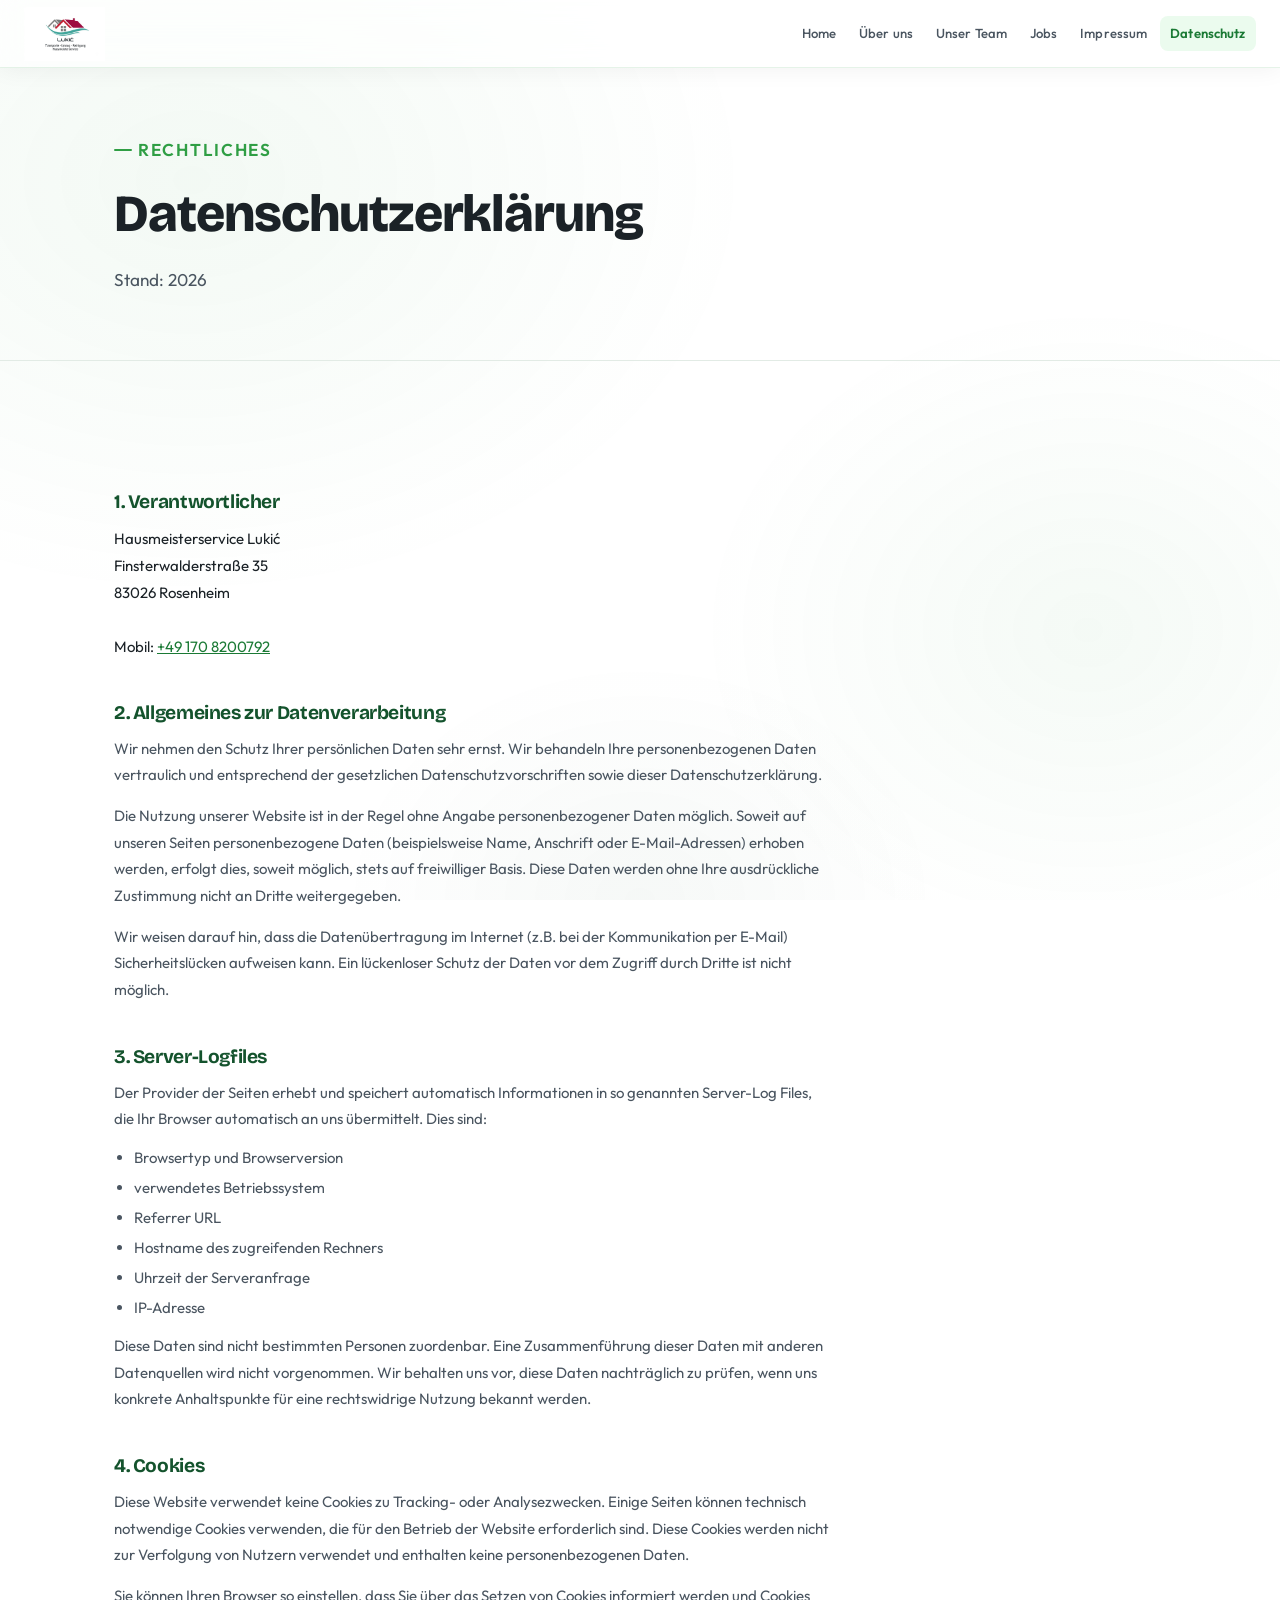
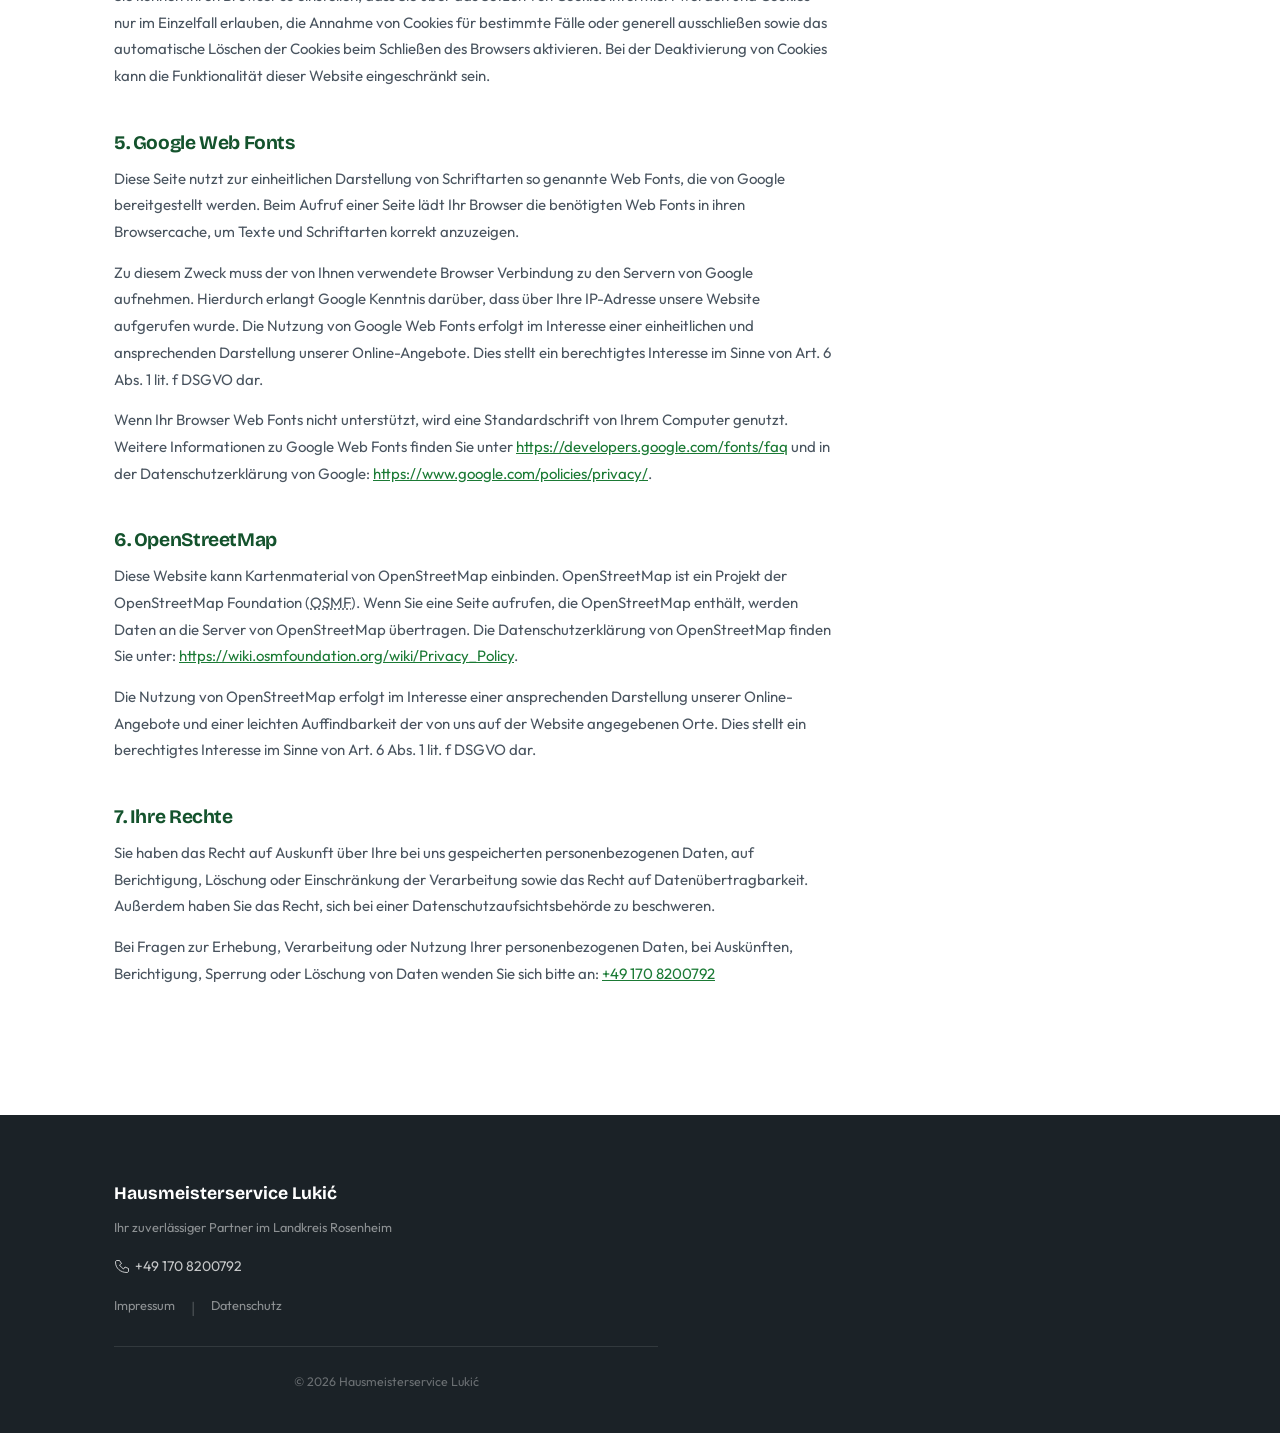
<file: datenschutz.html>
<!DOCTYPE html>
<html lang="de">
<head>
  <meta charset="UTF-8">
  <meta name="viewport" content="width=device-width, initial-scale=1.0">
  <meta name="theme-color" content="#ffffff">
  <link rel="icon" href="favicon.svg" type="image/svg+xml">
  <meta name="description" content="Datenschutzerklärung – Hausmeisterservice Lukić, Rosenheim.">
  <title>Datenschutz – Hausmeisterservice Lukić</title>
  <link rel="preconnect" href="https://fonts.googleapis.com">
  <link rel="preconnect" href="https://fonts.gstatic.com" crossorigin>
  <link href="https://fonts.googleapis.com/css2?family=Bricolage+Grotesque:opsz,wght@12..120,400;12..120,500;12..120,600;12..120,700;12..120,800&family=Outfit:wght@300;400;500;600&display=swap" rel="stylesheet">
  <link rel="stylesheet" href="styles.css">
</head>
<body>
  <a class="skip-link" href="#main">Zum Inhalt springen</a>

  <header class="site-header">
    <nav class="nav-inner" aria-label="Hauptnavigation">
      <a class="nav-logo" href="index.html" aria-label="Hausmeisterservice Lukić – Startseite">
        <img src="images/logo-lukic.png" alt="Hausmeisterservice Lukić" class="nav-logo-img" width="1024" height="682">
      </a>
      <ul class="nav-links" role="list">
        <li><a href="index.html">Home</a></li>
        <li><a href="ueber-uns.html">Über uns</a></li>
        <li><a href="unser-team.html">Unser Team</a></li>
        <li><a href="jobs.html">Jobs</a></li>
        <li><a href="impressum.html">Impressum</a></li>
        <li><a href="datenschutz.html" aria-current="page">Datenschutz</a></li>
      </ul>
      <button class="nav-hamburger" id="nav-hamburger" aria-label="Menü öffnen" aria-expanded="false" aria-controls="nav-drawer">
        <svg class="ham-icon" width="22" height="22" viewBox="0 0 22 22" fill="none" aria-hidden="true"><rect x="2" y="5" width="18" height="2" rx="1" fill="currentColor"/><rect x="2" y="10" width="18" height="2" rx="1" fill="currentColor"/><rect x="2" y="15" width="18" height="2" rx="1" fill="currentColor"/></svg>
        <svg class="close-icon" width="22" height="22" viewBox="0 0 22 22" fill="none" aria-hidden="true" style="display:none"><path d="M5 5L17 17M17 5L5 17" stroke="currentColor" stroke-width="2" stroke-linecap="round"/></svg>
      </button>
    </nav>
  </header>

  <div class="nav-drawer" id="nav-drawer" style="display:none" role="dialog" aria-modal="false" aria-label="Navigation">
    <ul role="list">
      <li><a href="index.html">Home</a></li>
      <li><a href="ueber-uns.html">Über uns</a></li>
      <li><a href="unser-team.html">Unser Team</a></li>
      <li><a href="jobs.html">Jobs</a></li>
      <li><a href="impressum.html">Impressum</a></li>
      <li><a href="datenschutz.html" aria-current="page">Datenschutz</a></li>
    </ul>
  </div>

  <main id="main" class="page-content">
    <div class="page-hero">
      <div class="container">
        <p class="section-label reveal reveal-1">Rechtliches</p>
        <h1 class="reveal reveal-2">Datenschutzerklärung</h1>
        <p class="reveal reveal-3">Stand: 2026</p>
      </div>
    </div>

    <section>
      <div class="container">
        <div class="legal-content reveal">

          <h2>1. Verantwortlicher</h2>
          <address>
            Hausmeisterservice Lukić<br>
            Finsterwalderstraße 35<br>
            83026 Rosenheim<br><br>
            Mobil: <a href="tel:+491708200792">+49 170 8200792</a>
          </address>

          <h2>2. Allgemeines zur Datenverarbeitung</h2>
          <p>Wir nehmen den Schutz Ihrer persönlichen Daten sehr ernst. Wir behandeln Ihre personenbezogenen Daten vertraulich und entsprechend der gesetzlichen Datenschutzvorschriften sowie dieser Datenschutzerklärung.</p>
          <p>Die Nutzung unserer Website ist in der Regel ohne Angabe personenbezogener Daten möglich. Soweit auf unseren Seiten personenbezogene Daten (beispielsweise Name, Anschrift oder E-Mail-Adressen) erhoben werden, erfolgt dies, soweit möglich, stets auf freiwilliger Basis. Diese Daten werden ohne Ihre ausdrückliche Zustimmung nicht an Dritte weitergegeben.</p>
          <p>Wir weisen darauf hin, dass die Datenübertragung im Internet (z.B. bei der Kommunikation per E-Mail) Sicherheitslücken aufweisen kann. Ein lückenloser Schutz der Daten vor dem Zugriff durch Dritte ist nicht möglich.</p>

          <h2>3. Server-Logfiles</h2>
          <p>Der Provider der Seiten erhebt und speichert automatisch Informationen in so genannten Server-Log Files, die Ihr Browser automatisch an uns übermittelt. Dies sind:</p>
          <ul style="margin:.625rem 0 .625rem 1.25rem; color:var(--slate); font-size:.9375rem; line-height:2">
            <li>Browsertyp und Browserversion</li>
            <li>verwendetes Betriebssystem</li>
            <li>Referrer URL</li>
            <li>Hostname des zugreifenden Rechners</li>
            <li>Uhrzeit der Serveranfrage</li>
            <li>IP-Adresse</li>
          </ul>
          <p>Diese Daten sind nicht bestimmten Personen zuordenbar. Eine Zusammenführung dieser Daten mit anderen Datenquellen wird nicht vorgenommen. Wir behalten uns vor, diese Daten nachträglich zu prüfen, wenn uns konkrete Anhaltspunkte für eine rechtswidrige Nutzung bekannt werden.</p>

          <h2>4. Cookies</h2>
          <p>Diese Website verwendet keine Cookies zu Tracking- oder Analysezwecken. Einige Seiten können technisch notwendige Cookies verwenden, die für den Betrieb der Website erforderlich sind. Diese Cookies werden nicht zur Verfolgung von Nutzern verwendet und enthalten keine personenbezogenen Daten.</p>
          <p>Sie können Ihren Browser so einstellen, dass Sie über das Setzen von Cookies informiert werden und Cookies nur im Einzelfall erlauben, die Annahme von Cookies für bestimmte Fälle oder generell ausschließen sowie das automatische Löschen der Cookies beim Schließen des Browsers aktivieren. Bei der Deaktivierung von Cookies kann die Funktionalität dieser Website eingeschränkt sein.</p>

          <h2>5. Google Web Fonts</h2>
          <p>Diese Seite nutzt zur einheitlichen Darstellung von Schriftarten so genannte Web Fonts, die von Google bereitgestellt werden. Beim Aufruf einer Seite lädt Ihr Browser die benötigten Web Fonts in ihren Browsercache, um Texte und Schriftarten korrekt anzuzeigen.</p>
          <p>Zu diesem Zweck muss der von Ihnen verwendete Browser Verbindung zu den Servern von Google aufnehmen. Hierdurch erlangt Google Kenntnis darüber, dass über Ihre IP-Adresse unsere Website aufgerufen wurde. Die Nutzung von Google Web Fonts erfolgt im Interesse einer einheitlichen und ansprechenden Darstellung unserer Online-Angebote. Dies stellt ein berechtigtes Interesse im Sinne von Art. 6 Abs. 1 lit. f DSGVO dar.</p>
          <p>Wenn Ihr Browser Web Fonts nicht unterstützt, wird eine Standardschrift von Ihrem Computer genutzt. Weitere Informationen zu Google Web Fonts finden Sie unter <a href="https://developers.google.com/fonts/faq" target="_blank" rel="noopener noreferrer">https://developers.google.com/fonts/faq</a> und in der Datenschutzerklärung von Google: <a href="https://www.google.com/policies/privacy/" target="_blank" rel="noopener noreferrer">https://www.google.com/policies/privacy/</a>.</p>

          <h2>6. OpenStreetMap</h2>
          <p>Diese Website kann Kartenmaterial von OpenStreetMap einbinden. OpenStreetMap ist ein Projekt der OpenStreetMap Foundation (<abbr title="OpenStreetMap Foundation">OSMF</abbr>). Wenn Sie eine Seite aufrufen, die OpenStreetMap enthält, werden Daten an die Server von OpenStreetMap übertragen. Die Datenschutzerklärung von OpenStreetMap finden Sie unter: <a href="https://wiki.osmfoundation.org/wiki/Privacy_Policy" target="_blank" rel="noopener noreferrer">https://wiki.osmfoundation.org/wiki/Privacy_Policy</a>.</p>
          <p>Die Nutzung von OpenStreetMap erfolgt im Interesse einer ansprechenden Darstellung unserer Online-Angebote und einer leichten Auffindbarkeit der von uns auf der Website angegebenen Orte. Dies stellt ein berechtigtes Interesse im Sinne von Art. 6 Abs. 1 lit. f DSGVO dar.</p>

          <h2>7. Ihre Rechte</h2>
          <p>Sie haben das Recht auf Auskunft über Ihre bei uns gespeicherten personenbezogenen Daten, auf Berichtigung, Löschung oder Einschränkung der Verarbeitung sowie das Recht auf Datenübertragbarkeit. Außerdem haben Sie das Recht, sich bei einer Datenschutzaufsichtsbehörde zu beschweren.</p>
          <p>Bei Fragen zur Erhebung, Verarbeitung oder Nutzung Ihrer personenbezogenen Daten, bei Auskünften, Berichtigung, Sperrung oder Löschung von Daten wenden Sie sich bitte an: <a href="tel:+491708200792">+49 170 8200792</a></p>

        </div>
      </div>
    </section>
  </main>

  <footer class="site-footer">
    <div class="footer-inner">
      <div>
        <div class="footer-brand">Hausmeisterservice Lukić</div>
        <div class="footer-tagline">Ihr zuverlässiger Partner im Landkreis Rosenheim</div>
        <div class="footer-contact">
          <a href="tel:+491708200792">
            <svg width="15" height="15" viewBox="0 0 15 15" fill="none" aria-hidden="true"><path d="M5.5 1.5H3C2.17 1.5 1.5 2.17 1.5 3C1.5 9.35 6.65 13.5 13 13.5C13.83 13.5 14.5 12.83 14.5 12V9.5L11 8L9.5 10C8 9 6.5 7.5 5.5 6L7.5 4.5L5.5 1.5Z" stroke="currentColor" stroke-linejoin="round"/></svg>
            +49 170 8200792
          </a>
        </div>
        <div class="footer-links">
          <a href="impressum.html">Impressum</a>
          <span aria-hidden="true" style="color:rgba(255,255,255,.2)">|</span>
          <a href="datenschutz.html">Datenschutz</a>
        </div>
      </div>
    </div>
    <div class="footer-inner" style="padding-top:0">
      <p class="footer-copy">© 2026 Hausmeisterservice Lukić</p>
    </div>
  </footer>

  <script src="script.js"></script>
</body>
</html>
</file>
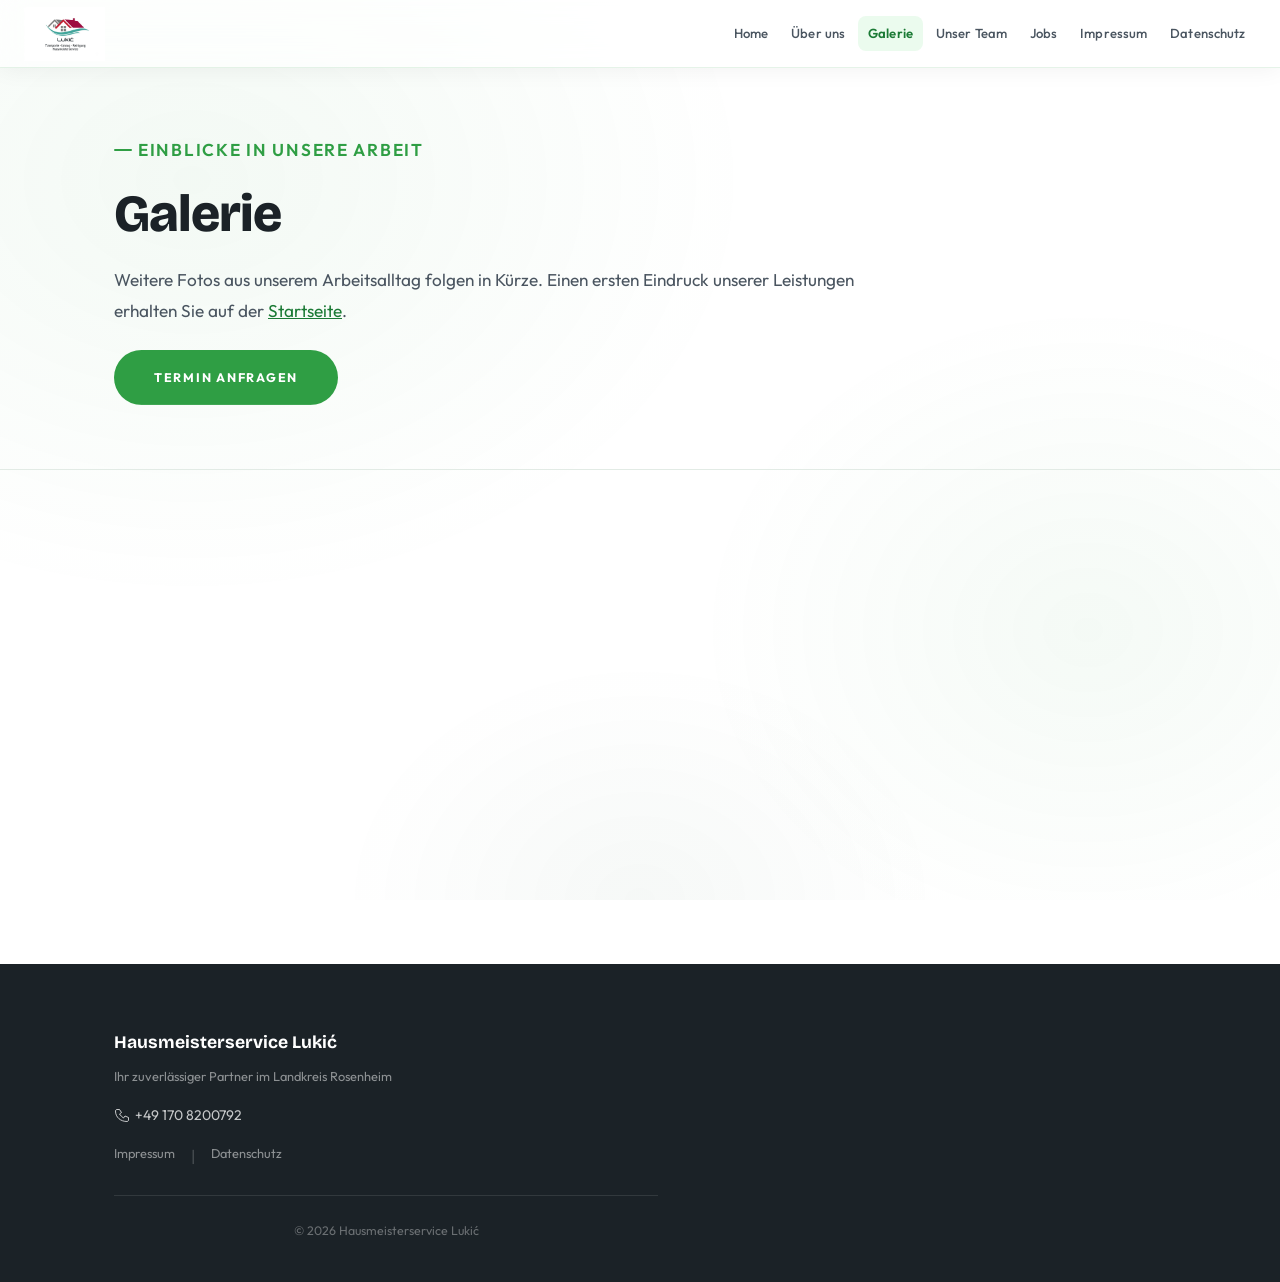
<file: galerie.html>
<!DOCTYPE html>
<html lang="de">
<head>
  <meta charset="UTF-8">
  <meta name="viewport" content="width=device-width, initial-scale=1.0">
  <meta name="theme-color" content="#ffffff">
  <meta name="description" content="Galerie – Hausmeisterservice Lukić: Einblicke in unsere Arbeit.">
  <title>Galerie – Hausmeisterservice Lukić</title>
  <link rel="preconnect" href="https://fonts.googleapis.com">
  <link rel="preconnect" href="https://fonts.gstatic.com" crossorigin>
  <link href="https://fonts.googleapis.com/css2?family=Bricolage+Grotesque:opsz,wght@12..96,400;12..96,600;12..96,700;12..96,800&family=Outfit:wght@300;400;500;600&display=swap" rel="stylesheet">
  <link rel="stylesheet" href="styles.css">
</head>
<body>
  <a class="skip-link" href="#main">Zum Inhalt springen</a>

  <header class="site-header">
    <nav class="nav-inner" aria-label="Hauptnavigation">
      <a class="nav-logo" href="index.html" aria-label="Hausmeisterservice Lukić – Startseite">
        <img src="images/logo-lukic.png" alt="Hausmeisterservice Lukić" class="nav-logo-img" width="1024" height="682">
      </a>
      <ul class="nav-links" role="list">
        <li><a href="index.html">Home</a></li>
        <li><a href="ueber-uns.html">Über uns</a></li>
        <li><a href="galerie.html" aria-current="page">Galerie</a></li>
        <li><a href="unser-team.html">Unser Team</a></li>
        <li><a href="jobs.html">Jobs</a></li>
        <li><a href="impressum.html">Impressum</a></li>
        <li><a href="datenschutz.html">Datenschutz</a></li>
      </ul>
      <button class="nav-hamburger" id="nav-hamburger" aria-label="Menü öffnen" aria-expanded="false" aria-controls="nav-drawer">
        <svg class="ham-icon" width="22" height="22" viewBox="0 0 22 22" fill="none" aria-hidden="true"><rect x="2" y="5" width="18" height="2" rx="1" fill="currentColor"/><rect x="2" y="10" width="18" height="2" rx="1" fill="currentColor"/><rect x="2" y="15" width="18" height="2" rx="1" fill="currentColor"/></svg>
        <svg class="close-icon" width="22" height="22" viewBox="0 0 22 22" fill="none" aria-hidden="true" style="display:none"><path d="M5 5L17 17M17 5L5 17" stroke="currentColor" stroke-width="2" stroke-linecap="round"/></svg>
      </button>
    </nav>
  </header>

  <div class="nav-drawer" id="nav-drawer" style="display:none" role="dialog" aria-modal="false" aria-label="Navigation">
    <ul role="list">
      <li><a href="index.html">Home</a></li>
      <li><a href="ueber-uns.html">Über uns</a></li>
      <li><a href="galerie.html" aria-current="page">Galerie</a></li>
      <li><a href="unser-team.html">Unser Team</a></li>
      <li><a href="jobs.html">Jobs</a></li>
      <li><a href="impressum.html">Impressum</a></li>
      <li><a href="datenschutz.html">Datenschutz</a></li>
    </ul>
  </div>

  <main id="main" class="page-content">
    <div class="page-hero">
      <div class="container">
        <p class="section-label reveal reveal-1">Einblicke in unsere Arbeit</p>
        <h1 class="reveal reveal-2">Galerie</h1>
        <p class="reveal reveal-3">Weitere Fotos aus unserem Arbeitsalltag folgen in Kürze. Einen ersten Eindruck unserer Leistungen erhalten Sie auf der <a href="index.html">Startseite</a>.</p>
        <a href="tel:+491708200792" class="btn btn-primary reveal reveal-4" style="margin-top:var(--s-md)">
          Termin anfragen
        </a>
      </div>
    </div>

    <div class="service-showcase" style="display:none">

      <!-- 1. Hausmeisterservice -->
      <div class="showcase-section">
        <div class="showcase-inner">
          <div class="showcase-image reveal">
            <img src="images/galerie-2.jpg" alt="Hausmeister mäht Rasen vor bayerischem Einfamilienhaus" width="800" height="600" loading="lazy">
          </div>
          <div class="showcase-text reveal">
            <p class="section-label">Hausmeisterservice</p>
            <h2>Gepflegte Immobilien das ganze Jahr</h2>
            <p>Rasenmähen, Hecken schneiden, Kehrarbeiten – wir übernehmen alle anfallenden Arbeiten rund um Ihre Immobilie, damit Sie sich um nichts kümmern müssen. Zuverlässig, pünktlich und mit dem richtigen Werkzeug für jeden Auftrag.</p>
            <a href="tel:+491708200792" class="btn btn-primary">Jetzt anfragen</a>
          </div>
        </div>
      </div>

      <!-- 2. Gebäude- & Büroreinigung -->
      <div class="showcase-section">
        <div class="showcase-inner">
          <div class="showcase-image reveal">
            <img src="images/galerie-1.jpg" alt="Professionelle Gebäudereinigung mit Scheuersaugmaschine im Bürogebäude" width="800" height="600" loading="lazy">
          </div>
          <div class="showcase-text reveal">
            <p class="section-label">Gebäude- &amp; Büroreinigung</p>
            <h2>Sauberkeit, die man sieht und spürt</h2>
            <p>Ob Bürogebäude, Treppenhäuser oder Außenbereiche – mit professionellen Maschinen und bewährten Reinigungsmitteln bringen wir Ihre Flächen auf Hochglanz. Für einen Auftritt, der Vertrauen schafft.</p>
            <a href="tel:+491708200792" class="btn btn-primary">Jetzt anfragen</a>
          </div>
        </div>
      </div>

      <!-- 3. Winterdienst -->
      <div class="showcase-section">
        <div class="showcase-inner">
          <div class="showcase-image reveal">
            <img src="images/galerie-4.jpg" alt="Winterdienst – Schneeräumung mit roter Schneefräse vor Haus" width="800" height="600" loading="lazy">
          </div>
          <div class="showcase-text reveal">
            <p class="section-label">Winterdienst</p>
            <h2>Damit Ihre Wege sicher bleiben</h2>
            <p>Schnee und Eis können warten – unsere Mitarbeiter nicht. Wir räumen Einfahrten, Gehwege und Zugänge schnell und zuverlässig, bevor es gefährlich wird. Auf Wunsch mit 24h-Bereitschaft.</p>
            <a href="tel:+491708200792" class="btn btn-primary">Jetzt anfragen</a>
          </div>
        </div>
      </div>

      <!-- 4. Gartenanlagen -->
      <div class="showcase-section">
        <div class="showcase-inner">
          <div class="showcase-image reveal">
            <img src="images/galerie-6.jpg" alt="Gärtner bepflanzt Außenanlage mit Blumen vor modernem Gebäude" width="800" height="600" loading="lazy">
          </div>
          <div class="showcase-text reveal">
            <p class="section-label">Gartenanlagen</p>
            <h2>Grünflächen, die Freude machen</h2>
            <p>Von der Planung bis zur Bepflanzung – wir gestalten und pflegen Ihre Außenanlagen mit echtem Gespür für das, was Ihrer Immobilie gut tut. Rollrasen, Beete, Sträucher und mehr.</p>
            <a href="tel:+491708200792" class="btn btn-primary">Jetzt anfragen</a>
          </div>
        </div>
      </div>

      <!-- 5. Aufbauservice -->
      <div class="showcase-section">
        <div class="showcase-inner">
          <div class="showcase-image reveal">
            <img src="images/galerie-3.jpg" alt="Facharbeiter beim Aufbau einer Holz-Spielanlage auf einem Spielplatz" width="800" height="600" loading="lazy">
          </div>
          <div class="showcase-text reveal">
            <p class="section-label">Aufbauservice</p>
            <h2>Montage, die hält – und gefällt</h2>
            <p>Spielgeräte, Gartenhäuser, Möbel, Holzunterstände – wir bauen auf, was Sie bestellen. Fachgerecht, sicher und ohne Stress für Sie. Auf Wunsch mit Beratung und Planung.</p>
            <a href="tel:+491708200792" class="btn btn-primary">Jetzt anfragen</a>
          </div>
        </div>
      </div>

    </div><!-- /service-showcase -->
  </main>

  <footer class="site-footer">
    <div class="footer-inner">
      <div>
        <div class="footer-brand">Hausmeisterservice Lukić</div>
        <div class="footer-tagline">Ihr zuverlässiger Partner im Landkreis Rosenheim</div>
        <div class="footer-contact">
          <a href="tel:+491708200792">
            <svg width="15" height="15" viewBox="0 0 15 15" fill="none" aria-hidden="true"><path d="M5.5 1.5H3C2.17 1.5 1.5 2.17 1.5 3C1.5 9.35 6.65 13.5 13 13.5C13.83 13.5 14.5 12.83 14.5 12V9.5L11 8L9.5 10C8 9 6.5 7.5 5.5 6L7.5 4.5L5.5 1.5Z" stroke="currentColor" stroke-linejoin="round"/></svg>
            +49 170 8200792
          </a>
        </div>
        <div class="footer-links">
          <a href="impressum.html">Impressum</a>
          <span aria-hidden="true" style="color:rgba(255,255,255,.2)">|</span>
          <a href="datenschutz.html">Datenschutz</a>
        </div>
      </div>
    </div>
    <div class="footer-inner" style="padding-top:0">
      <p class="footer-copy">© 2026 Hausmeisterservice Lukić</p>
    </div>
  </footer>

  <script src="script.js"></script>
</body>
</html>
</file>
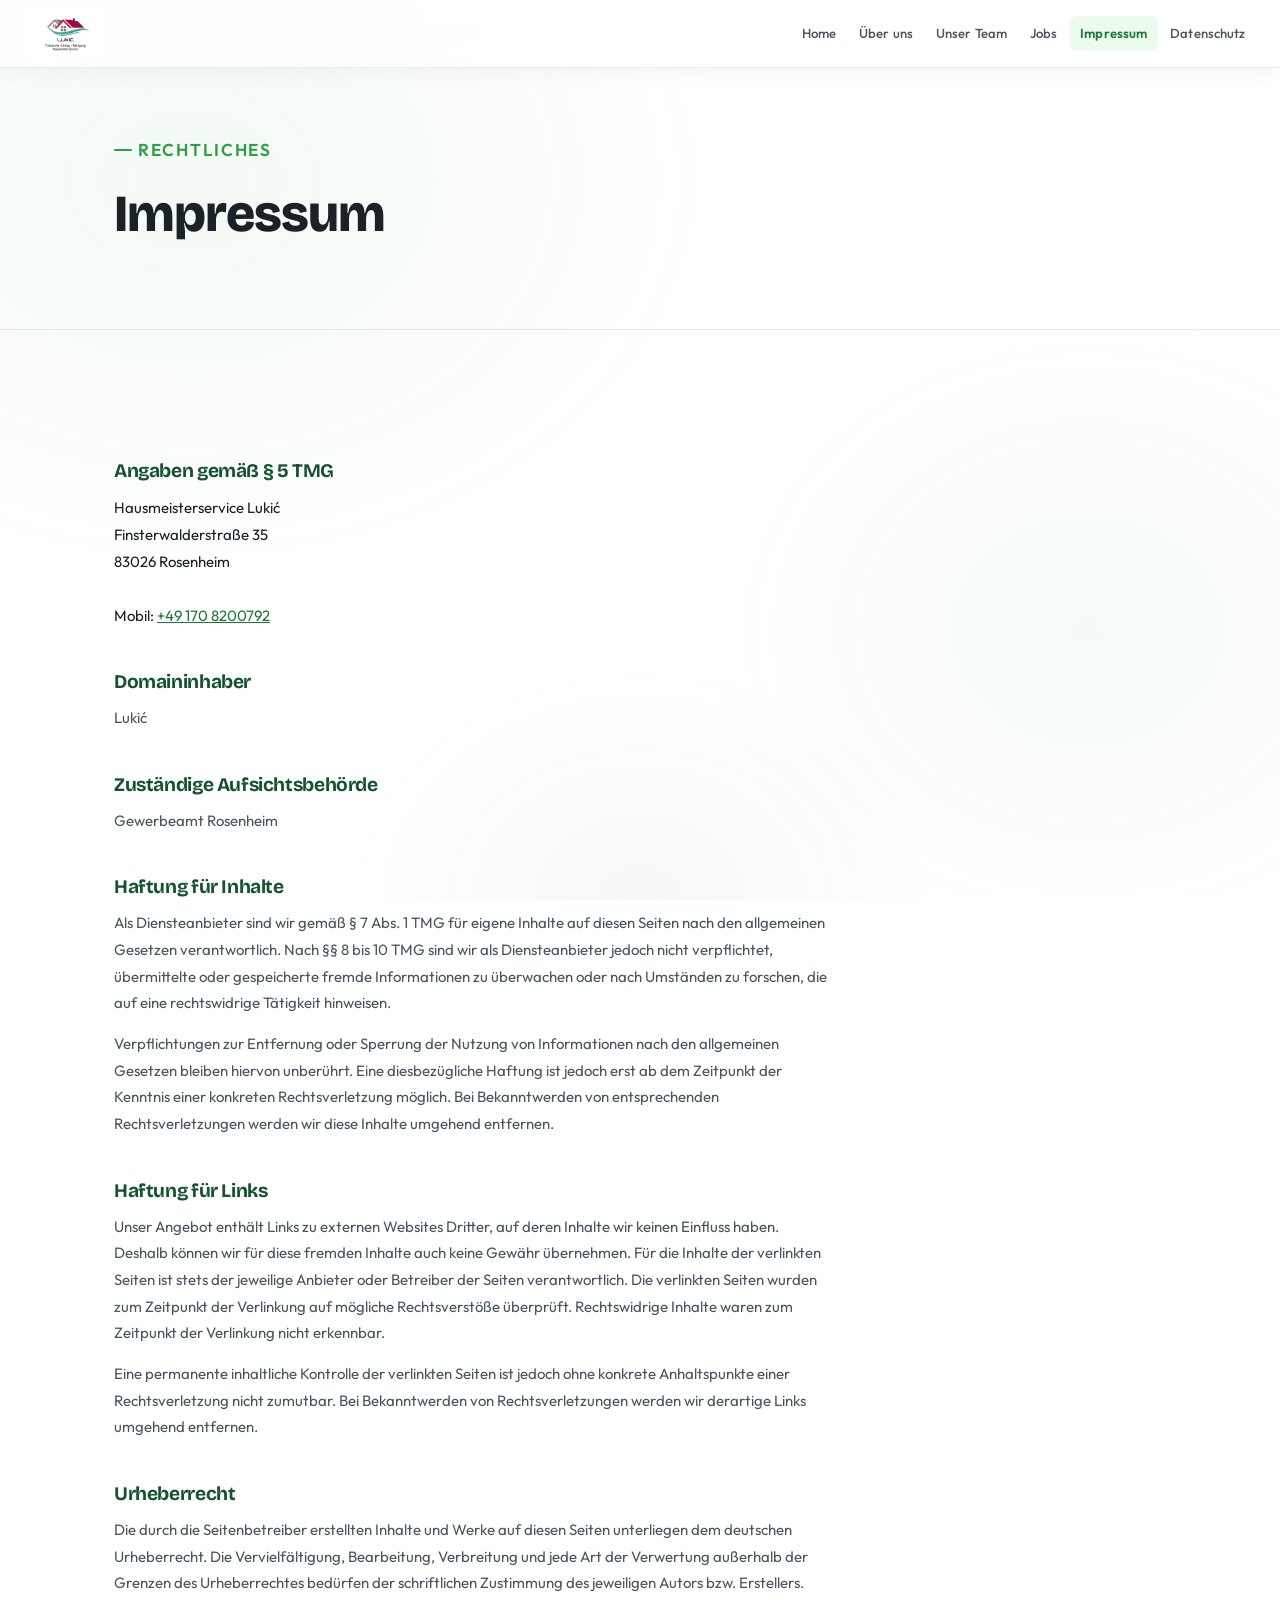
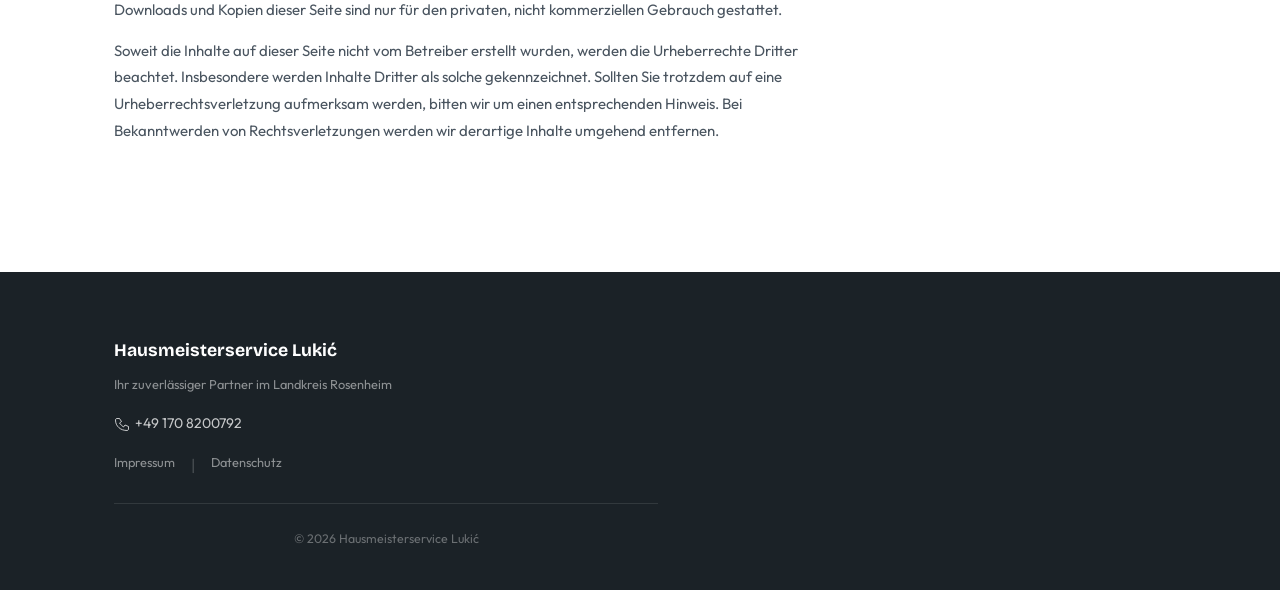
<file: impressum.html>
<!DOCTYPE html>
<html lang="de">
<head>
  <meta charset="UTF-8">
  <meta name="viewport" content="width=device-width, initial-scale=1.0">
  <meta name="theme-color" content="#ffffff">
  <link rel="icon" href="favicon.svg" type="image/svg+xml">
  <meta name="description" content="Impressum – Hausmeisterservice Lukić, Rosenheim.">
  <title>Impressum – Hausmeisterservice Lukić</title>
  <link rel="preconnect" href="https://fonts.googleapis.com">
  <link rel="preconnect" href="https://fonts.gstatic.com" crossorigin>
  <link href="https://fonts.googleapis.com/css2?family=Bricolage+Grotesque:opsz,wght@12..120,400;12..120,500;12..120,600;12..120,700;12..120,800&family=Outfit:wght@300;400;500;600&display=swap" rel="stylesheet">
  <link rel="stylesheet" href="styles.css">
</head>
<body>
  <a class="skip-link" href="#main">Zum Inhalt springen</a>

  <header class="site-header">
    <nav class="nav-inner" aria-label="Hauptnavigation">
      <a class="nav-logo" href="index.html" aria-label="Hausmeisterservice Lukić – Startseite">
        <img src="images/logo-lukic.png" alt="Hausmeisterservice Lukić" class="nav-logo-img" width="1024" height="682">
      </a>
      <ul class="nav-links" role="list">
        <li><a href="index.html">Home</a></li>
        <li><a href="ueber-uns.html">Über uns</a></li>
        <li><a href="unser-team.html">Unser Team</a></li>
        <li><a href="jobs.html">Jobs</a></li>
        <li><a href="impressum.html" aria-current="page">Impressum</a></li>
        <li><a href="datenschutz.html">Datenschutz</a></li>
      </ul>
      <button class="nav-hamburger" id="nav-hamburger" aria-label="Menü öffnen" aria-expanded="false" aria-controls="nav-drawer">
        <svg class="ham-icon" width="22" height="22" viewBox="0 0 22 22" fill="none" aria-hidden="true"><rect x="2" y="5" width="18" height="2" rx="1" fill="currentColor"/><rect x="2" y="10" width="18" height="2" rx="1" fill="currentColor"/><rect x="2" y="15" width="18" height="2" rx="1" fill="currentColor"/></svg>
        <svg class="close-icon" width="22" height="22" viewBox="0 0 22 22" fill="none" aria-hidden="true" style="display:none"><path d="M5 5L17 17M17 5L5 17" stroke="currentColor" stroke-width="2" stroke-linecap="round"/></svg>
      </button>
    </nav>
  </header>

  <div class="nav-drawer" id="nav-drawer" style="display:none" role="dialog" aria-modal="false" aria-label="Navigation">
    <ul role="list">
      <li><a href="index.html">Home</a></li>
      <li><a href="ueber-uns.html">Über uns</a></li>
      <li><a href="unser-team.html">Unser Team</a></li>
      <li><a href="jobs.html">Jobs</a></li>
      <li><a href="impressum.html" aria-current="page">Impressum</a></li>
      <li><a href="datenschutz.html">Datenschutz</a></li>
    </ul>
  </div>

  <main id="main" class="page-content">
    <div class="page-hero">
      <div class="container">
        <p class="section-label reveal reveal-1">Rechtliches</p>
        <h1 class="reveal reveal-2">Impressum</h1>
      </div>
    </div>

    <section>
      <div class="container">
        <div class="legal-content reveal">

          <h2>Angaben gemäß § 5 TMG</h2>
          <address>
            Hausmeisterservice Lukić<br>
            Finsterwalderstraße 35<br>
            83026 Rosenheim<br><br>
            Mobil: <a href="tel:+491708200792">+49 170 8200792</a>
          </address>

          <h2>Domaininhaber</h2>
          <p>Lukić</p>

          <h2>Zuständige Aufsichtsbehörde</h2>
          <p>Gewerbeamt Rosenheim</p>

          <h2>Haftung für Inhalte</h2>
          <p>Als Diensteanbieter sind wir gemäß § 7 Abs. 1 TMG für eigene Inhalte auf diesen Seiten nach den allgemeinen Gesetzen verantwortlich. Nach §§ 8 bis 10 TMG sind wir als Diensteanbieter jedoch nicht verpflichtet, übermittelte oder gespeicherte fremde Informationen zu überwachen oder nach Umständen zu forschen, die auf eine rechtswidrige Tätigkeit hinweisen.</p>
          <p>Verpflichtungen zur Entfernung oder Sperrung der Nutzung von Informationen nach den allgemeinen Gesetzen bleiben hiervon unberührt. Eine diesbezügliche Haftung ist jedoch erst ab dem Zeitpunkt der Kenntnis einer konkreten Rechtsverletzung möglich. Bei Bekanntwerden von entsprechenden Rechtsverletzungen werden wir diese Inhalte umgehend entfernen.</p>

          <h2>Haftung für Links</h2>
          <p>Unser Angebot enthält Links zu externen Websites Dritter, auf deren Inhalte wir keinen Einfluss haben. Deshalb können wir für diese fremden Inhalte auch keine Gewähr übernehmen. Für die Inhalte der verlinkten Seiten ist stets der jeweilige Anbieter oder Betreiber der Seiten verantwortlich. Die verlinkten Seiten wurden zum Zeitpunkt der Verlinkung auf mögliche Rechtsverstöße überprüft. Rechtswidrige Inhalte waren zum Zeitpunkt der Verlinkung nicht erkennbar.</p>
          <p>Eine permanente inhaltliche Kontrolle der verlinkten Seiten ist jedoch ohne konkrete Anhaltspunkte einer Rechtsverletzung nicht zumutbar. Bei Bekanntwerden von Rechtsverletzungen werden wir derartige Links umgehend entfernen.</p>

          <h2>Urheberrecht</h2>
          <p>Die durch die Seitenbetreiber erstellten Inhalte und Werke auf diesen Seiten unterliegen dem deutschen Urheberrecht. Die Vervielfältigung, Bearbeitung, Verbreitung und jede Art der Verwertung außerhalb der Grenzen des Urheberrechtes bedürfen der schriftlichen Zustimmung des jeweiligen Autors bzw. Erstellers. Downloads und Kopien dieser Seite sind nur für den privaten, nicht kommerziellen Gebrauch gestattet.</p>
          <p>Soweit die Inhalte auf dieser Seite nicht vom Betreiber erstellt wurden, werden die Urheberrechte Dritter beachtet. Insbesondere werden Inhalte Dritter als solche gekennzeichnet. Sollten Sie trotzdem auf eine Urheberrechtsverletzung aufmerksam werden, bitten wir um einen entsprechenden Hinweis. Bei Bekanntwerden von Rechtsverletzungen werden wir derartige Inhalte umgehend entfernen.</p>

        </div>
      </div>
    </section>
  </main>

  <footer class="site-footer">
    <div class="footer-inner">
      <div>
        <div class="footer-brand">Hausmeisterservice Lukić</div>
        <div class="footer-tagline">Ihr zuverlässiger Partner im Landkreis Rosenheim</div>
        <div class="footer-contact">
          <a href="tel:+491708200792">
            <svg width="15" height="15" viewBox="0 0 15 15" fill="none" aria-hidden="true"><path d="M5.5 1.5H3C2.17 1.5 1.5 2.17 1.5 3C1.5 9.35 6.65 13.5 13 13.5C13.83 13.5 14.5 12.83 14.5 12V9.5L11 8L9.5 10C8 9 6.5 7.5 5.5 6L7.5 4.5L5.5 1.5Z" stroke="currentColor" stroke-linejoin="round"/></svg>
            +49 170 8200792
          </a>
        </div>
        <div class="footer-links">
          <a href="impressum.html">Impressum</a>
          <span aria-hidden="true" style="color:rgba(255,255,255,.2)">|</span>
          <a href="datenschutz.html">Datenschutz</a>
        </div>
      </div>
    </div>
    <div class="footer-inner" style="padding-top:0">
      <p class="footer-copy">© 2026 Hausmeisterservice Lukić</p>
    </div>
  </footer>

  <script src="script.js"></script>
</body>
</html>
</file>
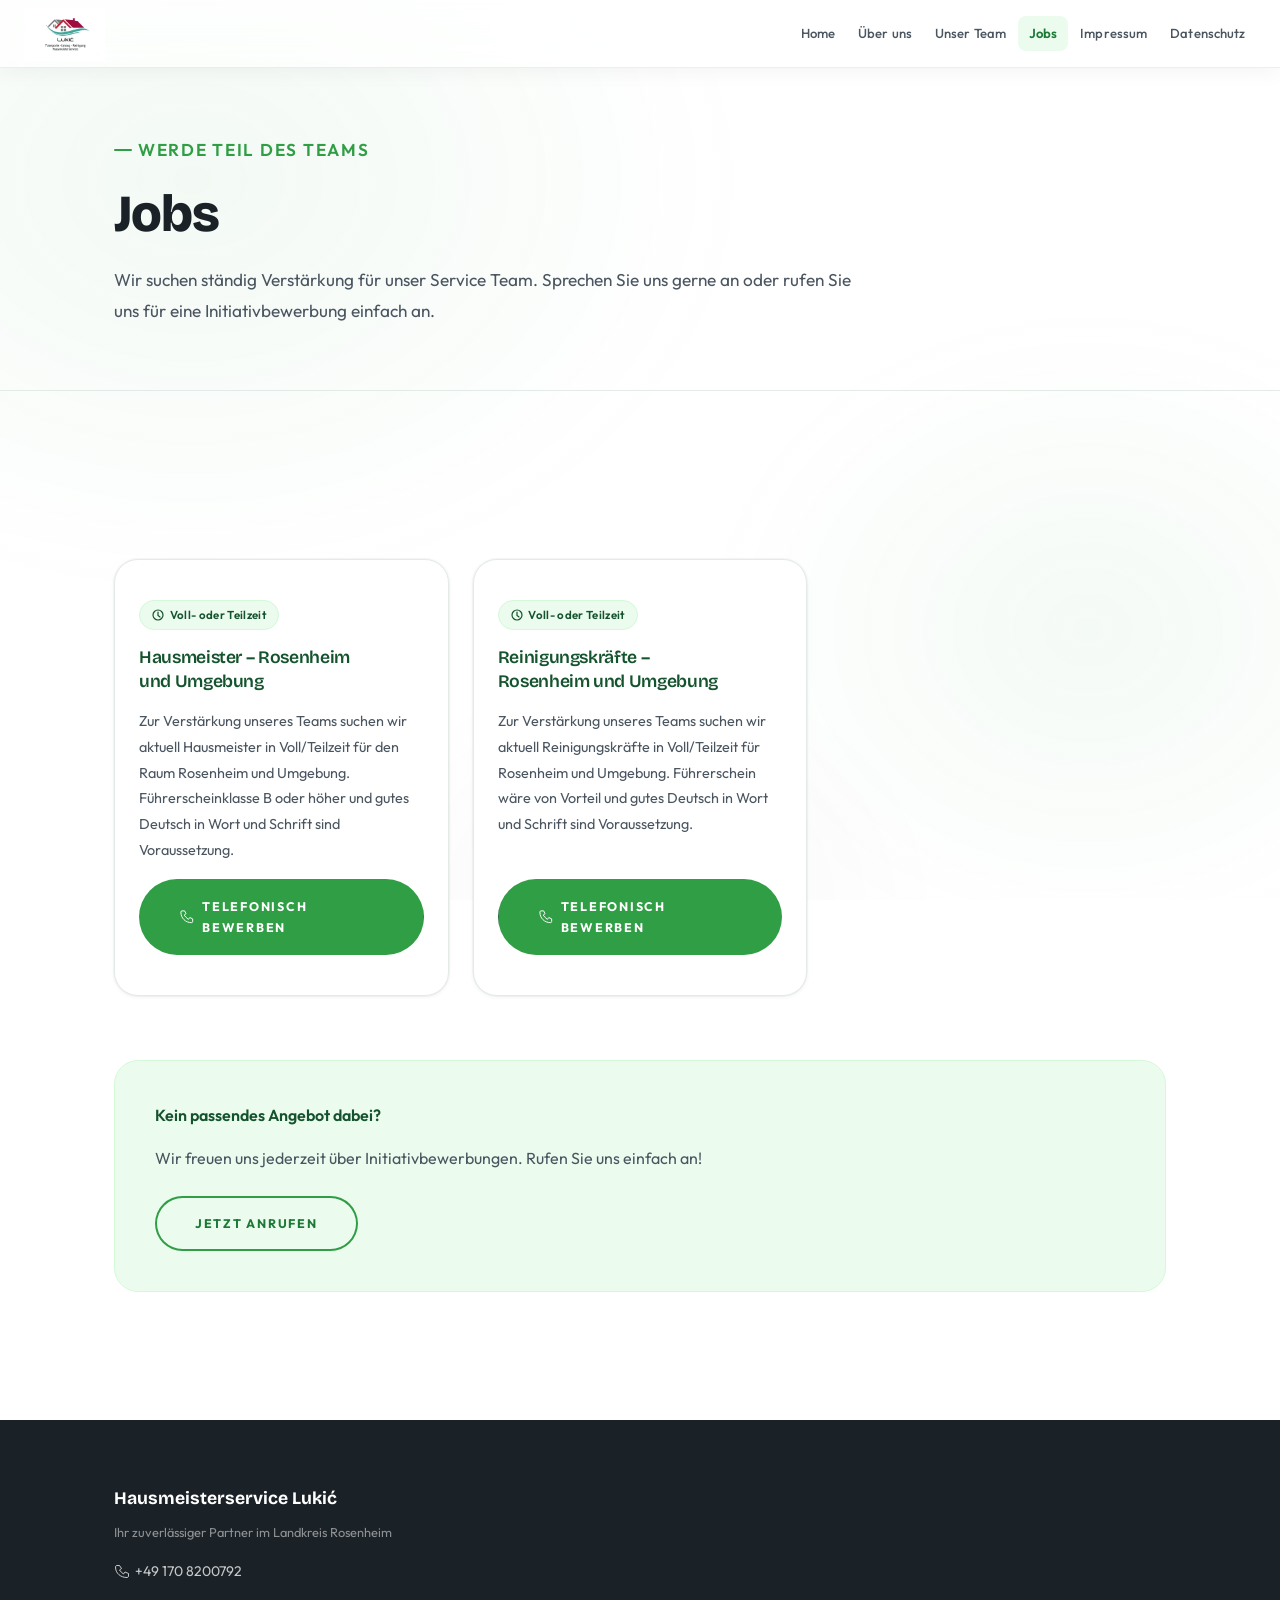
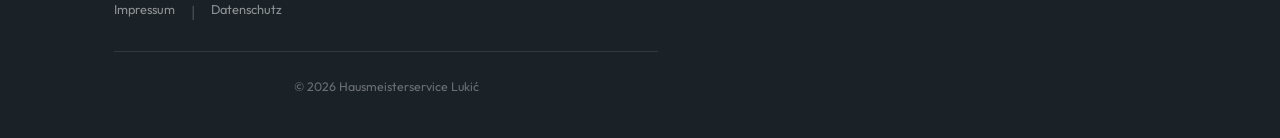
<file: jobs.html>
<!DOCTYPE html>
<html lang="de">
<head>
  <meta charset="UTF-8">
  <meta name="viewport" content="width=device-width, initial-scale=1.0">
  <meta name="theme-color" content="#ffffff">
  <link rel="icon" href="favicon.svg" type="image/svg+xml">
  <meta name="description" content="Jobs – Hausmeisterservice Lukić: Wir suchen Hausmeister und Reinigungskräfte in Voll- und Teilzeit für den Raum Rosenheim.">
  <title>Jobs – Hausmeisterservice Lukić</title>
  <link rel="preconnect" href="https://fonts.googleapis.com">
  <link rel="preconnect" href="https://fonts.gstatic.com" crossorigin>
  <link href="https://fonts.googleapis.com/css2?family=Bricolage+Grotesque:opsz,wght@12..120,400;12..120,500;12..120,600;12..120,700;12..120,800&family=Outfit:wght@300;400;500;600&display=swap" rel="stylesheet">
  <link rel="stylesheet" href="styles.css">
</head>
<body>
  <a class="skip-link" href="#main">Zum Inhalt springen</a>

  <header class="site-header">
    <nav class="nav-inner" aria-label="Hauptnavigation">
      <a class="nav-logo" href="index.html" aria-label="Hausmeisterservice Lukić – Startseite">
        <img src="images/logo-lukic.png" alt="Hausmeisterservice Lukić" class="nav-logo-img" width="1024" height="682">
      </a>
      <ul class="nav-links" role="list">
        <li><a href="index.html">Home</a></li>
        <li><a href="ueber-uns.html">Über uns</a></li>
        <li><a href="unser-team.html">Unser Team</a></li>
        <li><a href="jobs.html" aria-current="page">Jobs</a></li>
        <li><a href="impressum.html">Impressum</a></li>
        <li><a href="datenschutz.html">Datenschutz</a></li>
      </ul>
      <button class="nav-hamburger" id="nav-hamburger" aria-label="Menü öffnen" aria-expanded="false" aria-controls="nav-drawer">
        <svg class="ham-icon" width="22" height="22" viewBox="0 0 22 22" fill="none" aria-hidden="true"><rect x="2" y="5" width="18" height="2" rx="1" fill="currentColor"/><rect x="2" y="10" width="18" height="2" rx="1" fill="currentColor"/><rect x="2" y="15" width="18" height="2" rx="1" fill="currentColor"/></svg>
        <svg class="close-icon" width="22" height="22" viewBox="0 0 22 22" fill="none" aria-hidden="true" style="display:none"><path d="M5 5L17 17M17 5L5 17" stroke="currentColor" stroke-width="2" stroke-linecap="round"/></svg>
      </button>
    </nav>
  </header>

  <div class="nav-drawer" id="nav-drawer" style="display:none" role="dialog" aria-modal="false" aria-label="Navigation">
    <ul role="list">
      <li><a href="index.html">Home</a></li>
      <li><a href="ueber-uns.html">Über uns</a></li>
      <li><a href="unser-team.html">Unser Team</a></li>
      <li><a href="jobs.html" aria-current="page">Jobs</a></li>
      <li><a href="impressum.html">Impressum</a></li>
      <li><a href="datenschutz.html">Datenschutz</a></li>
    </ul>
  </div>

  <main id="main" class="page-content">
    <div class="page-hero">
      <div class="container">
        <p class="section-label reveal reveal-1">Werde Teil des Teams</p>
        <h1 class="reveal reveal-2">Jobs</h1>
        <p class="reveal reveal-3">Wir suchen ständig Verstärkung für unser Service Team. Sprechen Sie uns gerne an oder rufen Sie uns für eine Initiativbewerbung einfach an.</p>
      </div>
    </div>

    <section>
      <div class="container">
        <div class="jobs-grid">

          <article class="job-card reveal reveal-1">
            <div class="job-badge">
              <svg width="12" height="12" viewBox="0 0 12 12" fill="none" aria-hidden="true"><circle cx="6" cy="6" r="5" stroke="currentColor" stroke-width="1.2"/><path d="M6 3V6.5L8 8" stroke="currentColor" stroke-width="1.2" stroke-linecap="round"/></svg>
              Voll- oder Teilzeit
            </div>
            <h3>Hausmeister – Rosenheim und Umgebung</h3>
            <p>Zur Verstärkung unseres Teams suchen wir aktuell Hausmeister in Voll/Teilzeit für den Raum Rosenheim und Umgebung. Führerscheinklasse B oder höher und gutes Deutsch in Wort und Schrift sind Voraussetzung.</p>
            <a href="tel:+491708200792" class="btn btn-primary" style="align-self:flex-start">
              <svg width="16" height="16" viewBox="0 0 16 16" fill="none" aria-hidden="true"><path d="M6 1.5H3.2C2.5 1.5 2 2 2 2.7C2 9.2 6.8 14 13.3 14C14 14 14.5 13.5 14.5 12.8V10L11.5 8.5L10 10.5C8.5 9.5 6.5 7.5 5.5 6L7.5 4.5L6 1.5Z" stroke="white" stroke-linejoin="round"/></svg>
              Telefonisch bewerben
            </a>
          </article>

          <article class="job-card reveal reveal-2">
            <div class="job-badge">
              <svg width="12" height="12" viewBox="0 0 12 12" fill="none" aria-hidden="true"><circle cx="6" cy="6" r="5" stroke="currentColor" stroke-width="1.2"/><path d="M6 3V6.5L8 8" stroke="currentColor" stroke-width="1.2" stroke-linecap="round"/></svg>
              Voll- oder Teilzeit
            </div>
            <h3>Reinigungskräfte – Rosenheim und Umgebung</h3>
            <p>Zur Verstärkung unseres Teams suchen wir aktuell Reinigungskräfte in Voll/Teilzeit für Rosenheim und Umgebung. Führerschein wäre von Vorteil und gutes Deutsch in Wort und Schrift sind Voraussetzung.</p>
            <a href="tel:+491708200792" class="btn btn-primary" style="align-self:flex-start">
              <svg width="16" height="16" viewBox="0 0 16 16" fill="none" aria-hidden="true"><path d="M6 1.5H3.2C2.5 1.5 2 2 2 2.7C2 9.2 6.8 14 13.3 14C14 14 14.5 13.5 14.5 12.8V10L11.5 8.5L10 10.5C8.5 9.5 6.5 7.5 5.5 6L7.5 4.5L6 1.5Z" stroke="white" stroke-linejoin="round"/></svg>
              Telefonisch bewerben
            </a>
          </article>

        </div>

        <div style="margin-top:var(--s-xl); padding:var(--s-lg); background:var(--mint); border:1px solid var(--mint-mid); border-radius:var(--r-lg);">
          <p style="font-weight:600; color:var(--leaf-deep); margin-bottom:.5rem">Kein passendes Angebot dabei?</p>
          <p>Wir freuen uns jederzeit über Initiativbewerbungen. Rufen Sie uns einfach an!</p>
          <a href="tel:+491708200792" class="btn btn-outline" style="margin-top:var(--s-md)">Jetzt anrufen</a>
        </div>
      </div>
    </section>
  </main>

  <footer class="site-footer">
    <div class="footer-inner">
      <div>
        <div class="footer-brand">Hausmeisterservice Lukić</div>
        <div class="footer-tagline">Ihr zuverlässiger Partner im Landkreis Rosenheim</div>
        <div class="footer-contact">
          <a href="tel:+491708200792">
            <svg width="15" height="15" viewBox="0 0 15 15" fill="none" aria-hidden="true"><path d="M5.5 1.5H3C2.17 1.5 1.5 2.17 1.5 3C1.5 9.35 6.65 13.5 13 13.5C13.83 13.5 14.5 12.83 14.5 12V9.5L11 8L9.5 10C8 9 6.5 7.5 5.5 6L7.5 4.5L5.5 1.5Z" stroke="currentColor" stroke-linejoin="round"/></svg>
            +49 170 8200792
          </a>
        </div>
        <div class="footer-links">
          <a href="impressum.html">Impressum</a>
          <span aria-hidden="true" style="color:rgba(255,255,255,.2)">|</span>
          <a href="datenschutz.html">Datenschutz</a>
        </div>
      </div>
    </div>
    <div class="footer-inner" style="padding-top:0">
      <p class="footer-copy">© 2026 Hausmeisterservice Lukić</p>
    </div>
  </footer>

  <script src="script.js"></script>
</body>
</html>
</file>
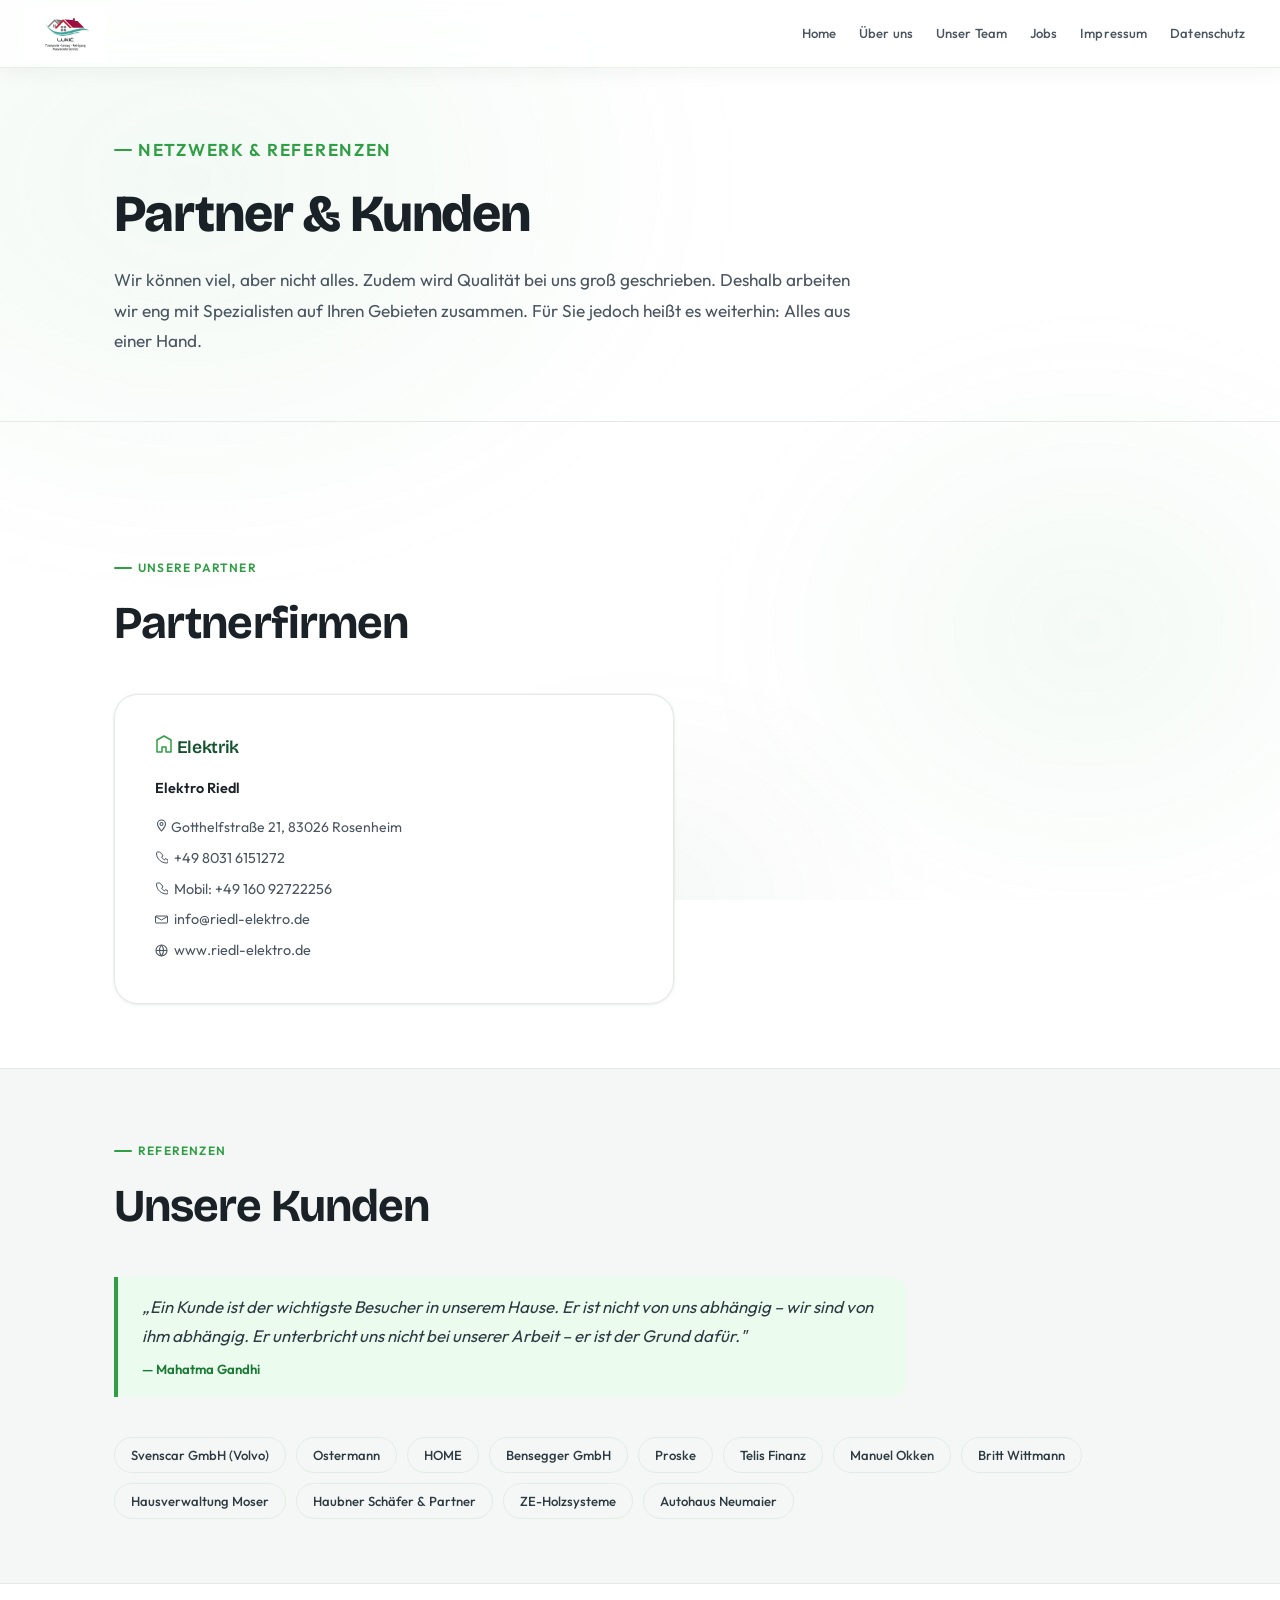
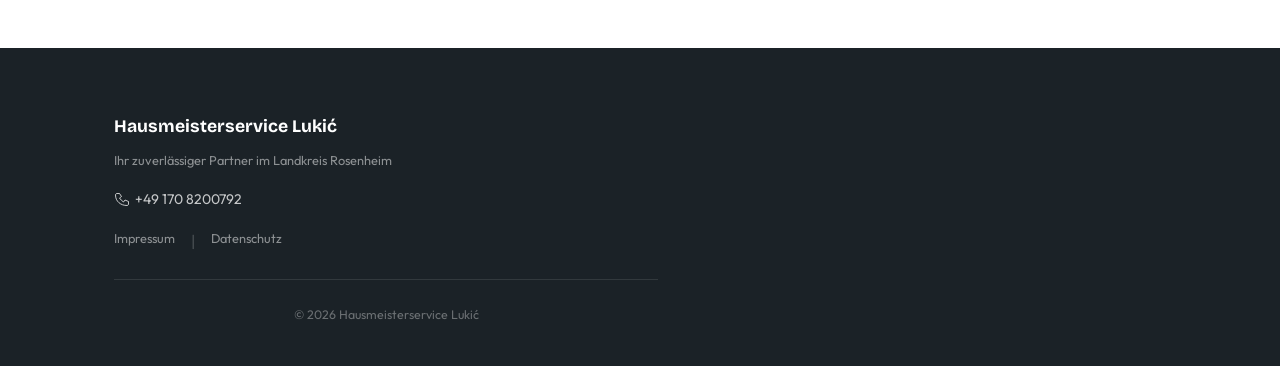
<file: partner.html>
<!DOCTYPE html>
<html lang="de">
<head>
  <meta charset="UTF-8">
  <meta name="viewport" content="width=device-width, initial-scale=1.0">
  <meta name="theme-color" content="#ffffff">
  <link rel="icon" href="favicon.svg" type="image/svg+xml">
  <meta name="description" content="Partner &amp; Kunden – Hausmeisterservice Lukić: Unsere Partnerfirmen und Referenzkunden aus der Region.">
  <title>Partner &amp; Kunden – Hausmeisterservice Lukić</title>
  <link rel="preconnect" href="https://fonts.googleapis.com">
  <link rel="preconnect" href="https://fonts.gstatic.com" crossorigin>
  <link href="https://fonts.googleapis.com/css2?family=Bricolage+Grotesque:opsz,wght@12..120,400;12..120,500;12..120,600;12..120,700;12..120,800&family=Outfit:wght@300;400;500;600&display=swap" rel="stylesheet">
  <link rel="stylesheet" href="styles.css">
</head>
<body>
  <a class="skip-link" href="#main">Zum Inhalt springen</a>

  <header class="site-header">
    <nav class="nav-inner" aria-label="Hauptnavigation">
      <a class="nav-logo" href="index.html" aria-label="Hausmeisterservice Lukić – Startseite">
        <img src="images/logo-lukic.png" alt="Hausmeisterservice Lukić" class="nav-logo-img" width="1024" height="682">
      </a>
      <ul class="nav-links" role="list">
        <li><a href="index.html">Home</a></li>
        <li><a href="ueber-uns.html">Über uns</a></li>
        <li><a href="unser-team.html">Unser Team</a></li>
        <li><a href="jobs.html">Jobs</a></li>
        <li><a href="impressum.html">Impressum</a></li>
        <li><a href="datenschutz.html">Datenschutz</a></li>
      </ul>
      <button class="nav-hamburger" id="nav-hamburger" aria-label="Menü öffnen" aria-expanded="false" aria-controls="nav-drawer">
        <svg class="ham-icon" width="22" height="22" viewBox="0 0 22 22" fill="none" aria-hidden="true"><rect x="2" y="5" width="18" height="2" rx="1" fill="currentColor"/><rect x="2" y="10" width="18" height="2" rx="1" fill="currentColor"/><rect x="2" y="15" width="18" height="2" rx="1" fill="currentColor"/></svg>
        <svg class="close-icon" width="22" height="22" viewBox="0 0 22 22" fill="none" aria-hidden="true" style="display:none"><path d="M5 5L17 17M17 5L5 17" stroke="currentColor" stroke-width="2" stroke-linecap="round"/></svg>
      </button>
    </nav>
  </header>

  <div class="nav-drawer" id="nav-drawer" style="display:none" role="dialog" aria-modal="false" aria-label="Navigation">
    <ul role="list">
      <li><a href="index.html">Home</a></li>
      <li><a href="ueber-uns.html">Über uns</a></li>
      <li><a href="unser-team.html">Unser Team</a></li>
      <li><a href="jobs.html">Jobs</a></li>
      <li><a href="impressum.html">Impressum</a></li>
      <li><a href="datenschutz.html">Datenschutz</a></li>
    </ul>
  </div>

  <main id="main" class="page-content">
    <div class="page-hero">
      <div class="container">
        <p class="section-label reveal reveal-1">Netzwerk &amp; Referenzen</p>
        <h1 class="reveal reveal-2">Partner &amp; Kunden</h1>
        <p class="reveal reveal-3">Wir können viel, aber nicht alles. Zudem wird Qualität bei uns groß geschrieben. Deshalb arbeiten wir eng mit Spezialisten auf Ihren Gebieten zusammen. Für Sie jedoch heißt es weiterhin: Alles aus einer Hand.</p>
      </div>
    </div>

    <section>
      <div class="container">
        <p class="section-label">Unsere Partner</p>
        <h2>Partnerfirmen</h2>
        <div style="margin-top:var(--s-lg)">
          <div class="partner-card reveal">
            <h3>
              <svg width="18" height="18" viewBox="0 0 18 18" fill="none" aria-hidden="true" style="color:var(--leaf)"><path d="M9 1L2 5V17H7V12H11V17H16V5L9 1Z" stroke="currentColor" stroke-width="1.5" stroke-linejoin="round"/></svg>
              Elektrik
            </h3>
            <p style="font-size:.9rem; font-weight:600; color:var(--ink); margin-bottom:.875rem">Elektro Riedl</p>
            <div class="partner-detail">
              <span style="font-size:.875rem; color:var(--slate)">
                <svg width="13" height="13" viewBox="0 0 13 13" fill="none" aria-hidden="true" style="flex-shrink:0"><path d="M6.5 1C4.29 1 2.5 2.79 2.5 5C2.5 7.5 6.5 12 6.5 12C6.5 12 10.5 7.5 10.5 5C10.5 2.79 8.71 1 6.5 1ZM6.5 6.5C5.67 6.5 5 5.83 5 5C5 4.17 5.67 3.5 6.5 3.5C7.33 3.5 8 4.17 8 5C8 5.83 7.33 6.5 6.5 6.5Z" stroke="currentColor" stroke-width="1.1"/></svg>
                Gotthelfstraße 21, 83026 Rosenheim
              </span>
              <a href="tel:+4980316151272">
                <svg width="13" height="13" viewBox="0 0 13 13" fill="none" aria-hidden="true"><path d="M4.5 1H2.5C1.95 1 1.5 1.45 1.5 2C1.5 8.075 6.425 12 12 12C12.55 12 13 11.55 13 11V9L10.5 7.5L9.5 9C8.5 8.5 7 7 6.5 6L8 5L6.5 2.5L4.5 1Z" stroke="currentColor" stroke-linejoin="round"/></svg>
                +49 8031 6151272
              </a>
              <a href="tel:+4916092722256">
                <svg width="13" height="13" viewBox="0 0 13 13" fill="none" aria-hidden="true"><path d="M4.5 1H2.5C1.95 1 1.5 1.45 1.5 2C1.5 8.075 6.425 12 12 12C12.55 12 13 11.55 13 11V9L10.5 7.5L9.5 9C8.5 8.5 7 7 6.5 6L8 5L6.5 2.5L4.5 1Z" stroke="currentColor" stroke-linejoin="round"/></svg>
                Mobil: +49 160 92722256
              </a>
              <a href="mailto:info@riedl-elektro.de">
                <svg width="13" height="13" viewBox="0 0 13 13" fill="none" aria-hidden="true"><path d="M1 3H12C12.28 3 12.5 3.22 12.5 3.5V9.5C12.5 9.78 12.28 10 12 10H1C0.72 10 0.5 9.78 0.5 9.5V3.5C0.5 3.22 0.72 3 1 3Z" stroke="currentColor" stroke-linejoin="round"/><path d="M0.5 3.5L6.5 7L12.5 3.5" stroke="currentColor" stroke-linecap="round"/></svg>
                info@riedl-elektro.de
              </a>
              <a href="https://www.riedl-elektro.de" target="_blank" rel="noopener noreferrer">
                <svg width="13" height="13" viewBox="0 0 13 13" fill="none" aria-hidden="true"><circle cx="6.5" cy="6.5" r="5.5" stroke="currentColor" stroke-width="1.1"/><path d="M6.5 1C6.5 1 4.5 3.5 4.5 6.5C4.5 9.5 6.5 12 6.5 12" stroke="currentColor" stroke-width="1.1"/><path d="M6.5 1C6.5 1 8.5 3.5 8.5 6.5C8.5 9.5 6.5 12 6.5 12" stroke="currentColor" stroke-width="1.1"/><path d="M1 6.5H12" stroke="currentColor" stroke-width="1.1"/></svg>
                www.riedl-elektro.de
              </a>
            </div>
          </div>
        </div>
      </div>
    </section>

    <section style="background:var(--haze); border-top:1px solid var(--haze-border); border-bottom:1px solid var(--haze-border);">
      <div class="container">
        <p class="section-label">Referenzen</p>
        <h2>Unsere Kunden</h2>

        <blockquote class="quote reveal">
          „Ein Kunde ist der wichtigste Besucher in unserem Hause. Er ist nicht von uns abhängig – wir sind von ihm abhängig. Er unterbricht uns nicht bei unserer Arbeit – er ist der Grund dafür."
          <cite>— Mahatma Gandhi</cite>
        </blockquote>

        <div class="badge-cloud reveal">
          <span class="badge">Svenscar GmbH (Volvo)</span>
          <span class="badge">Ostermann</span>
          <span class="badge">HOME</span>
          <span class="badge">Bensegger GmbH</span>
          <span class="badge">Proske</span>
          <span class="badge">Telis Finanz</span>
          <span class="badge">Manuel Okken</span>
          <span class="badge">Britt Wittmann</span>
          <span class="badge">Hausverwaltung Moser</span>
          <span class="badge">Haubner Schäfer &amp; Partner</span>
          <span class="badge">ZE-Holzsysteme</span>
          <span class="badge">Autohaus Neumaier</span>
        </div>
      </div>
    </section>
  </main>

  <footer class="site-footer">
    <div class="footer-inner">
      <div>
        <div class="footer-brand">Hausmeisterservice Lukić</div>
        <div class="footer-tagline">Ihr zuverlässiger Partner im Landkreis Rosenheim</div>
        <div class="footer-contact">
          <a href="tel:+491708200792">
            <svg width="15" height="15" viewBox="0 0 15 15" fill="none" aria-hidden="true"><path d="M5.5 1.5H3C2.17 1.5 1.5 2.17 1.5 3C1.5 9.35 6.65 13.5 13 13.5C13.83 13.5 14.5 12.83 14.5 12V9.5L11 8L9.5 10C8 9 6.5 7.5 5.5 6L7.5 4.5L5.5 1.5Z" stroke="currentColor" stroke-linejoin="round"/></svg>
            +49 170 8200792
          </a>
        </div>
        <div class="footer-links">
          <a href="impressum.html">Impressum</a>
          <span aria-hidden="true" style="color:rgba(255,255,255,.2)">|</span>
          <a href="datenschutz.html">Datenschutz</a>
        </div>
      </div>
    </div>
    <div class="footer-inner" style="padding-top:0">
      <p class="footer-copy">© 2026 Hausmeisterservice Lukić</p>
    </div>
  </footer>

  <script src="script.js"></script>
</body>
</html>
</file>
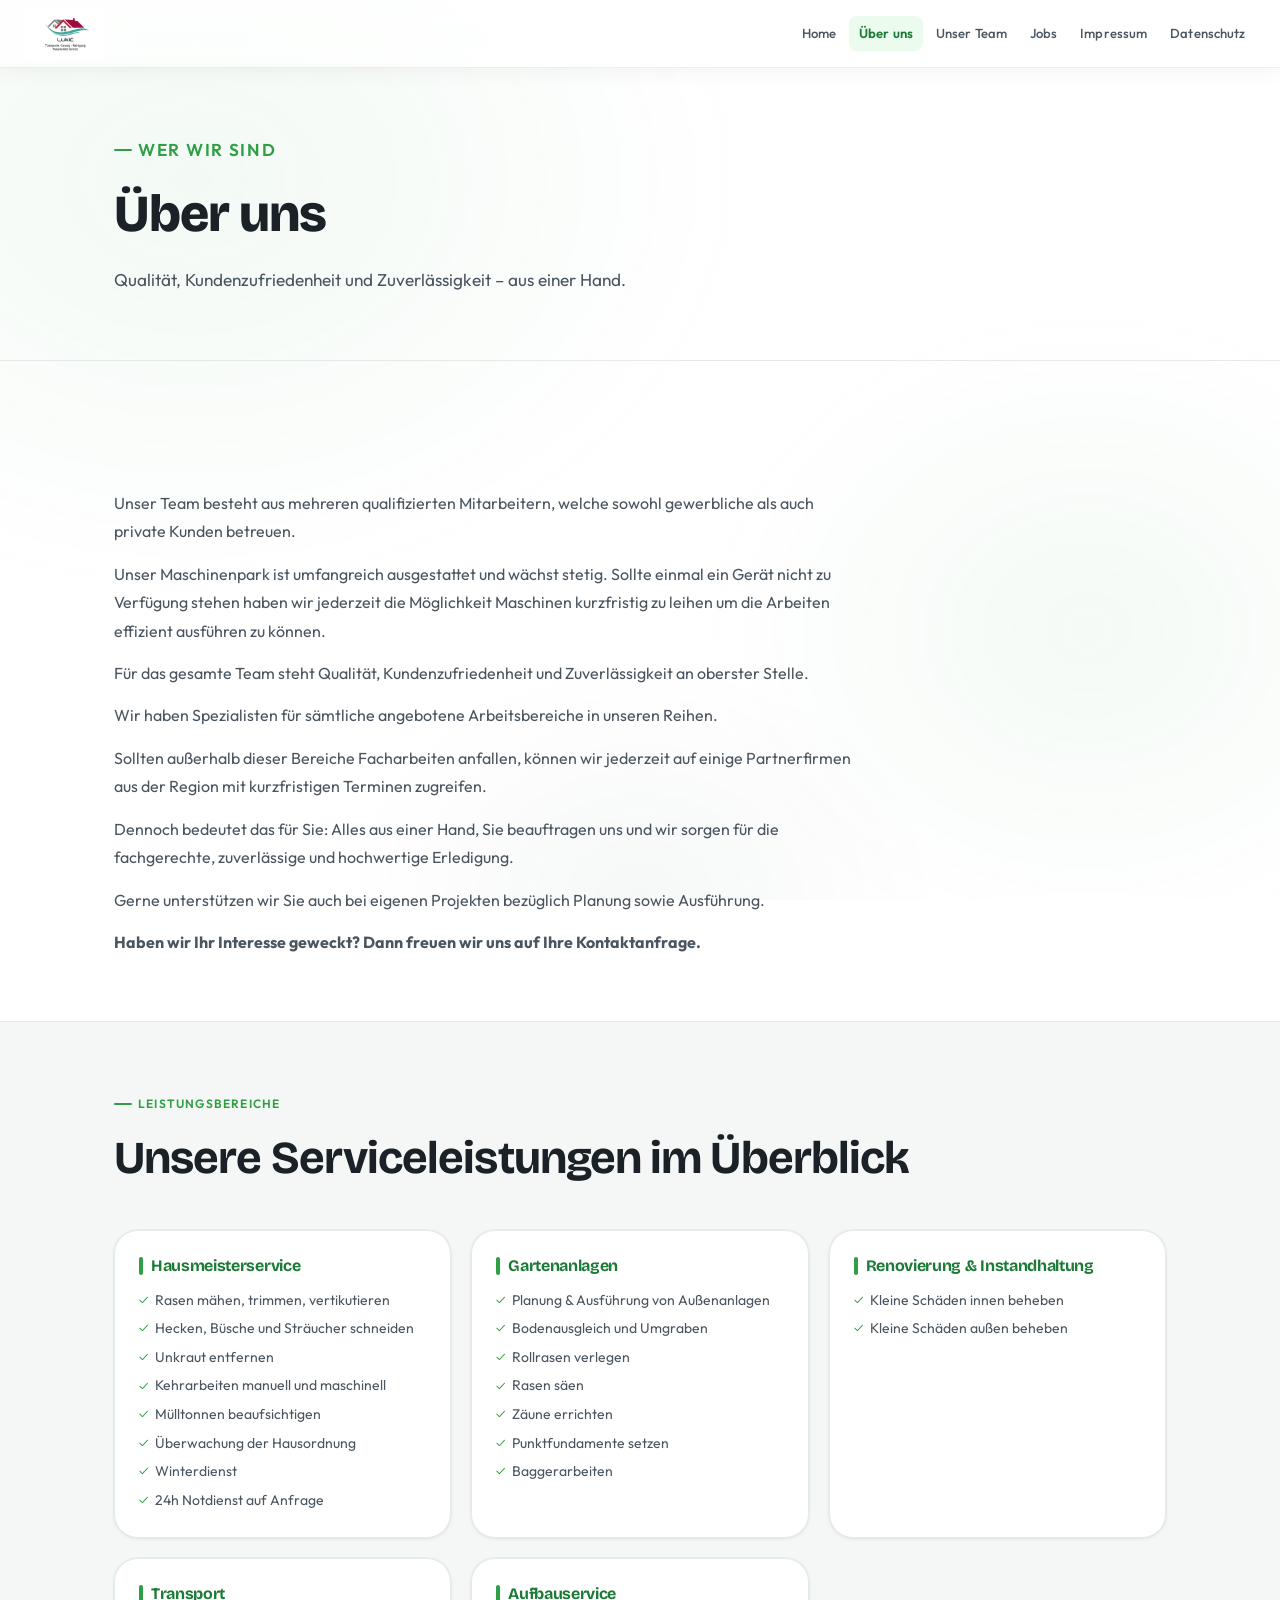
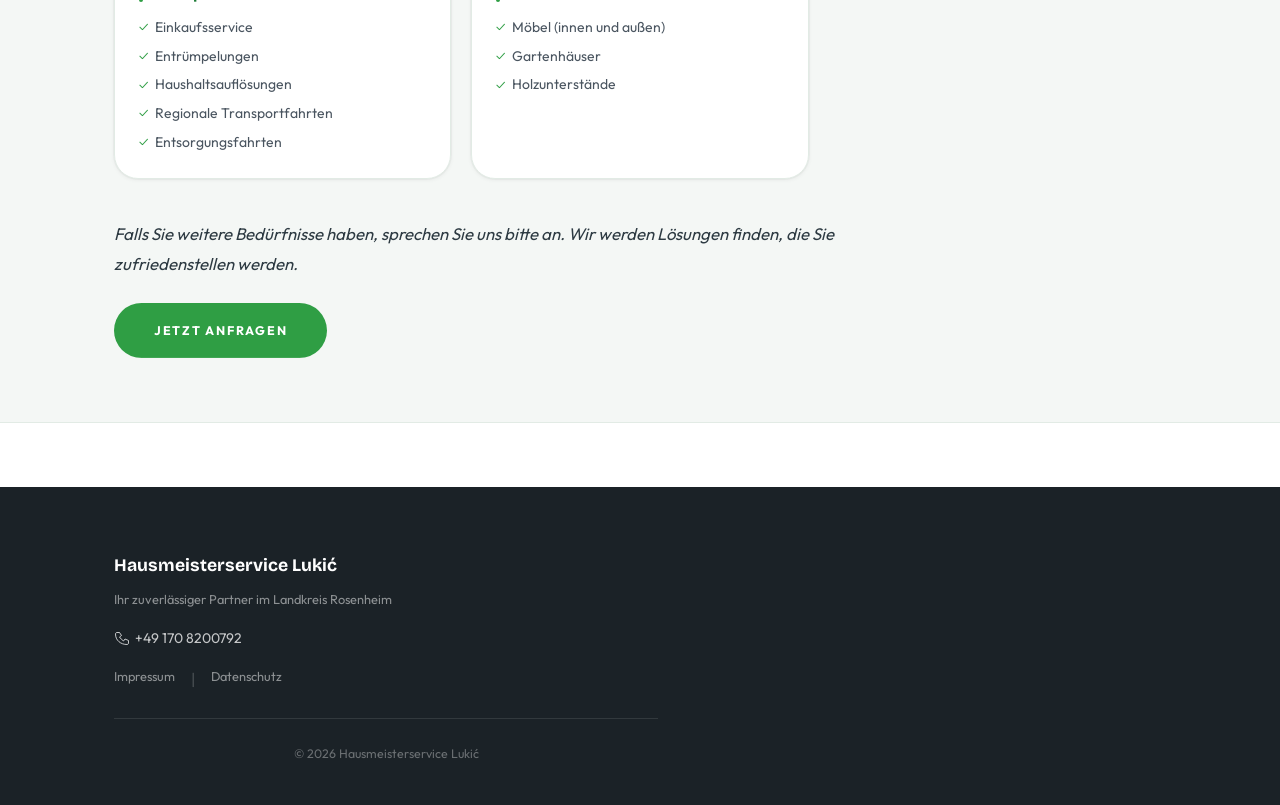
<file: ueber-uns.html>
<!DOCTYPE html>
<html lang="de">
<head>
  <meta charset="UTF-8">
  <meta name="viewport" content="width=device-width, initial-scale=1.0">
  <meta name="theme-color" content="#ffffff">
  <link rel="icon" href="favicon.svg" type="image/svg+xml">
  <meta name="description" content="Über uns – Hausmeisterservice Lukić: Qualifiziertes Team, moderner Maschinenpark, alles aus einer Hand für gewerbliche und private Kunden.">
  <title>Über uns – Hausmeisterservice Lukić</title>
  <link rel="preconnect" href="https://fonts.googleapis.com">
  <link rel="preconnect" href="https://fonts.gstatic.com" crossorigin>
  <link href="https://fonts.googleapis.com/css2?family=Bricolage+Grotesque:opsz,wght@12..120,400;12..120,500;12..120,600;12..120,700;12..120,800&family=Outfit:wght@300;400;500;600&display=swap" rel="stylesheet">
  <link rel="stylesheet" href="styles.css">
</head>
<body>
  <a class="skip-link" href="#main">Zum Inhalt springen</a>

  <header class="site-header">
    <nav class="nav-inner" aria-label="Hauptnavigation">
      <a class="nav-logo" href="index.html" aria-label="Hausmeisterservice Lukić – Startseite">
        <img src="images/logo-lukic.png" alt="Hausmeisterservice Lukić" class="nav-logo-img" width="1024" height="682">
      </a>
      <ul class="nav-links" role="list">
        <li><a href="index.html">Home</a></li>
        <li><a href="ueber-uns.html" aria-current="page">Über uns</a></li>
        <li><a href="unser-team.html">Unser Team</a></li>
        <li><a href="jobs.html">Jobs</a></li>
        <li><a href="impressum.html">Impressum</a></li>
        <li><a href="datenschutz.html">Datenschutz</a></li>
      </ul>
      <button class="nav-hamburger" id="nav-hamburger" aria-label="Menü öffnen" aria-expanded="false" aria-controls="nav-drawer">
        <svg class="ham-icon" width="22" height="22" viewBox="0 0 22 22" fill="none" aria-hidden="true"><rect x="2" y="5" width="18" height="2" rx="1" fill="currentColor"/><rect x="2" y="10" width="18" height="2" rx="1" fill="currentColor"/><rect x="2" y="15" width="18" height="2" rx="1" fill="currentColor"/></svg>
        <svg class="close-icon" width="22" height="22" viewBox="0 0 22 22" fill="none" aria-hidden="true" style="display:none"><path d="M5 5L17 17M17 5L5 17" stroke="currentColor" stroke-width="2" stroke-linecap="round"/></svg>
      </button>
    </nav>
  </header>

  <div class="nav-drawer" id="nav-drawer" style="display:none" role="dialog" aria-modal="false" aria-label="Navigation">
    <ul role="list">
      <li><a href="index.html">Home</a></li>
      <li><a href="ueber-uns.html" aria-current="page">Über uns</a></li>
      <li><a href="unser-team.html">Unser Team</a></li>
      <li><a href="jobs.html">Jobs</a></li>
      <li><a href="impressum.html">Impressum</a></li>
      <li><a href="datenschutz.html">Datenschutz</a></li>
    </ul>
  </div>

  <main id="main" class="page-content">
    <div class="page-hero">
      <div class="container">
        <p class="section-label reveal reveal-1">Wer wir sind</p>
        <h1 class="reveal reveal-2">Über uns</h1>
        <p class="reveal reveal-3">Qualität, Kundenzufriedenheit und Zuverlässigkeit – aus einer Hand.</p>
      </div>
    </div>

    <section>
      <div class="container">
        <div class="ueber-uns-intro reveal">
          <p>Unser Team besteht aus mehreren qualifizierten Mitarbeitern, welche sowohl gewerbliche als auch private Kunden betreuen.</p>
          <p>Unser Maschinenpark ist umfangreich ausgestattet und wächst stetig. Sollte einmal ein Gerät nicht zu Verfügung stehen haben wir jederzeit die Möglichkeit Maschinen kurzfristig zu leihen um die Arbeiten effizient ausführen zu können.</p>
          <p>Für das gesamte Team steht Qualität, Kundenzufriedenheit und Zuverlässigkeit an oberster Stelle.</p>
          <p>Wir haben Spezialisten für sämtliche angebotene Arbeitsbereiche in unseren Reihen.</p>
          <p>Sollten außerhalb dieser Bereiche Facharbeiten anfallen, können wir jederzeit auf einige Partnerfirmen aus der Region mit kurzfristigen Terminen zugreifen.</p>
          <p>Dennoch bedeutet das für Sie: Alles aus einer Hand, Sie beauftragen uns und wir sorgen für die fachgerechte, zuverlässige und hochwertige Erledigung.</p>
          <p>Gerne unterstützen wir Sie auch bei eigenen Projekten bezüglich Planung sowie Ausführung.</p>
          <p><strong>Haben wir Ihr Interesse geweckt? Dann freuen wir uns auf Ihre Kontaktanfrage.</strong></p>
        </div>
      </div>
    </section>

    <section style="background:var(--haze); border-top:1px solid var(--haze-border); border-bottom:1px solid var(--haze-border);">
      <div class="container">
        <p class="section-label">Leistungsbereiche</p>
        <h2>Unsere Serviceleistungen im Überblick</h2>
        <div class="service-section-grid" style="margin-top:var(--s-lg)">

          <div class="service-card reveal">
            <h3>Hausmeisterservice</h3>
            <ul>
              <li>Rasen mähen, trimmen, vertikutieren</li>
              <li>Hecken, Büsche und Sträucher schneiden</li>
              <li>Unkraut entfernen</li>
              <li>Kehrarbeiten manuell und maschinell</li>
              <li>Mülltonnen beaufsichtigen</li>
              <li>Überwachung der Hausordnung</li>
              <li>Winterdienst</li>
              <li>24h Notdienst auf Anfrage</li>
            </ul>
          </div>

          <div class="service-card reveal">
            <h3>Gartenanlagen</h3>
            <ul>
              <li>Planung &amp; Ausführung von Außenanlagen</li>
              <li>Bodenausgleich und Umgraben</li>
              <li>Rollrasen verlegen</li>
              <li>Rasen säen</li>
              <li>Zäune errichten</li>
              <li>Punktfundamente setzen</li>
              <li>Baggerarbeiten</li>
            </ul>
          </div>

          <div class="service-card reveal">
            <h3>Renovierung &amp; Instandhaltung</h3>
            <ul>
              <li>Kleine Schäden innen beheben</li>
              <li>Kleine Schäden außen beheben</li>
            </ul>
          </div>

          <div class="service-card reveal">
            <h3>Transport</h3>
            <ul>
              <li>Einkaufsservice</li>
              <li>Entrümpelungen</li>
              <li>Haushaltsauflösungen</li>
              <li>Regionale Transportfahrten</li>
              <li>Entsorgungsfahrten</li>
            </ul>
          </div>

          <div class="service-card reveal">
            <h3>Aufbauservice</h3>
            <ul>
              <li>Möbel (innen und außen)</li>
              <li>Gartenhäuser</li>
              <li>Holzunterstände</li>
            </ul>
          </div>

        </div>

        <p style="margin-top:var(--s-lg); font-size:1.05rem; font-style:italic; color:var(--ink-soft);">
          Falls Sie weitere Bedürfnisse haben, sprechen Sie uns bitte an. Wir werden Lösungen finden, die Sie zufriedenstellen werden.
        </p>
        <a href="tel:+491708200792" class="btn btn-primary" style="margin-top:var(--s-md)">Jetzt anfragen</a>

      </div>
    </section>
  </main>

  <footer class="site-footer">
    <div class="footer-inner">
      <div>
        <div class="footer-brand">Hausmeisterservice Lukić</div>
        <div class="footer-tagline">Ihr zuverlässiger Partner im Landkreis Rosenheim</div>
        <div class="footer-contact">
          <a href="tel:+491708200792">
            <svg width="15" height="15" viewBox="0 0 15 15" fill="none" aria-hidden="true"><path d="M5.5 1.5H3C2.17 1.5 1.5 2.17 1.5 3C1.5 9.35 6.65 13.5 13 13.5C13.83 13.5 14.5 12.83 14.5 12V9.5L11 8L9.5 10C8 9 6.5 7.5 5.5 6L7.5 4.5L5.5 1.5Z" stroke="currentColor" stroke-linejoin="round"/></svg>
            +49 170 8200792
          </a>
        </div>
        <div class="footer-links">
          <a href="impressum.html">Impressum</a>
          <span aria-hidden="true" style="color:rgba(255,255,255,.2)">|</span>
          <a href="datenschutz.html">Datenschutz</a>
        </div>
      </div>
    </div>
    <div class="footer-inner" style="padding-top:0">
      <p class="footer-copy">© 2026 Hausmeisterservice Lukić</p>
    </div>
  </footer>

  <script src="script.js"></script>
</body>
</html>
</file>
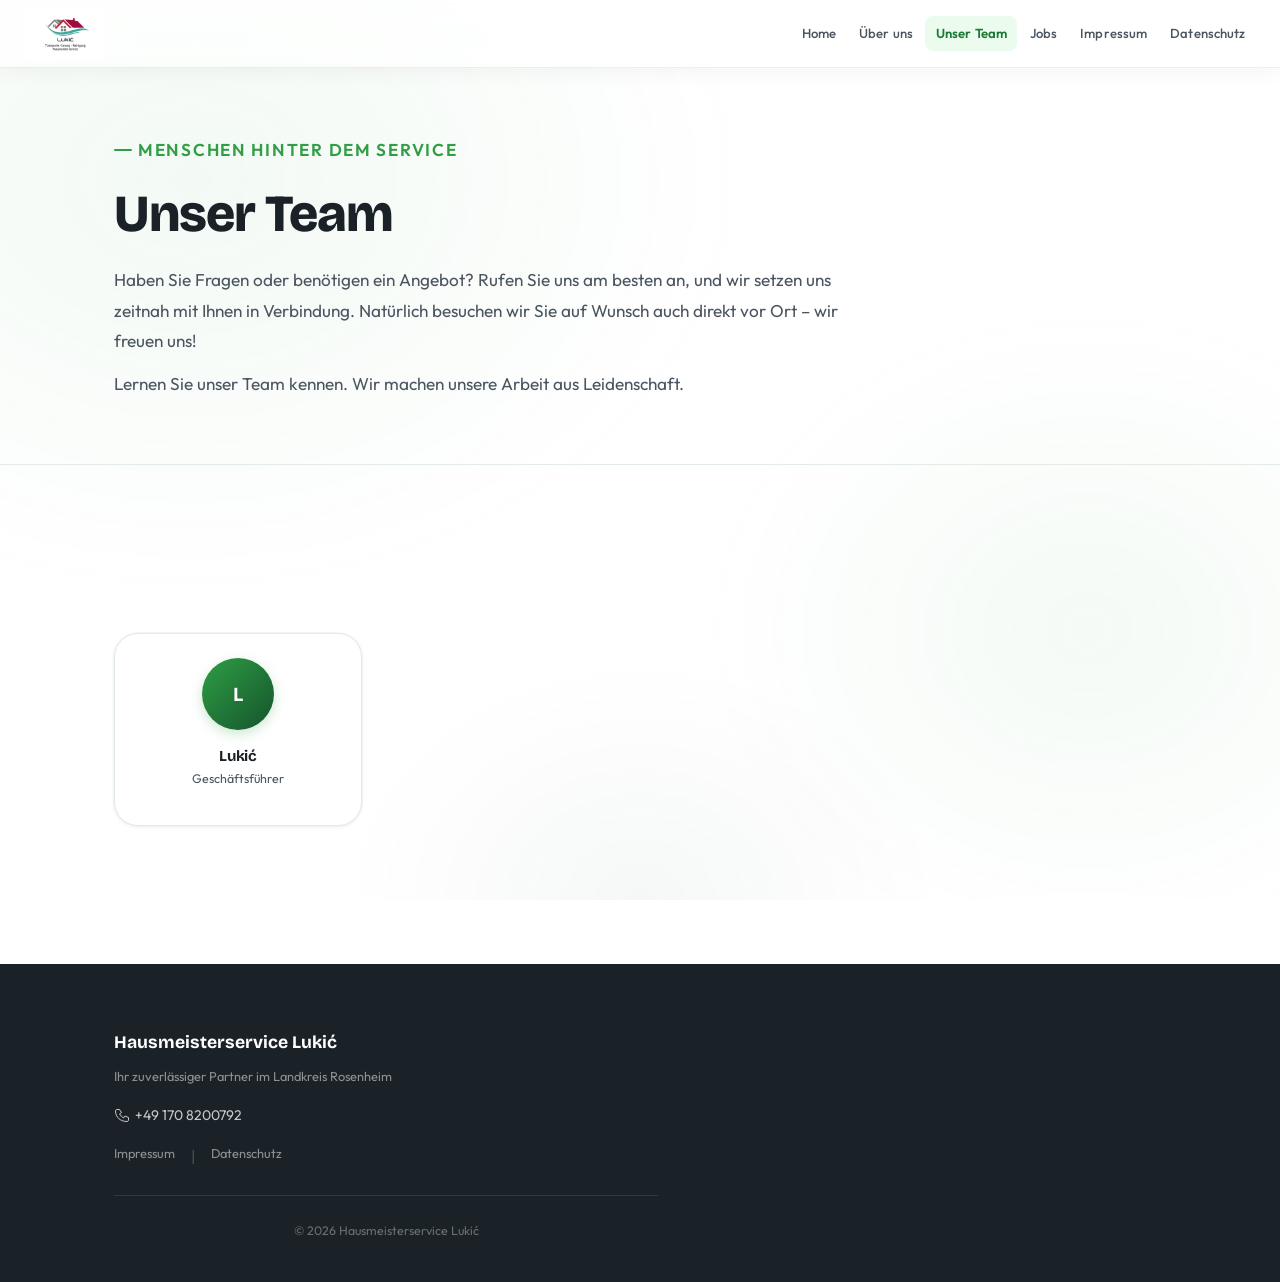
<file: unser-team.html>
<!DOCTYPE html>
<html lang="de">
<head>
  <meta charset="UTF-8">
  <meta name="viewport" content="width=device-width, initial-scale=1.0">
  <meta name="theme-color" content="#ffffff">
  <link rel="icon" href="favicon.svg" type="image/svg+xml">
  <meta name="description" content="Unser Team – Hausmeisterservice Lukić: Lernen Sie unsere qualifizierten Mitarbeiterinnen und Mitarbeiter kennen.">
  <title>Unser Team – Hausmeisterservice Lukić</title>
  <link rel="preconnect" href="https://fonts.googleapis.com">
  <link rel="preconnect" href="https://fonts.gstatic.com" crossorigin>
  <link href="https://fonts.googleapis.com/css2?family=Bricolage+Grotesque:opsz,wght@12..120,400;12..120,500;12..120,600;12..120,700;12..120,800&family=Outfit:wght@300;400;500;600&display=swap" rel="stylesheet">
  <link rel="stylesheet" href="styles.css">
</head>
<body>
  <a class="skip-link" href="#main">Zum Inhalt springen</a>

  <header class="site-header">
    <nav class="nav-inner" aria-label="Hauptnavigation">
      <a class="nav-logo" href="index.html" aria-label="Hausmeisterservice Lukić – Startseite">
        <img src="images/logo-lukic.png" alt="Hausmeisterservice Lukić" class="nav-logo-img" width="1024" height="682">
      </a>
      <ul class="nav-links" role="list">
        <li><a href="index.html">Home</a></li>
        <li><a href="ueber-uns.html">Über uns</a></li>
        <li><a href="unser-team.html" aria-current="page">Unser Team</a></li>
        <li><a href="jobs.html">Jobs</a></li>
        <li><a href="impressum.html">Impressum</a></li>
        <li><a href="datenschutz.html">Datenschutz</a></li>
      </ul>
      <button class="nav-hamburger" id="nav-hamburger" aria-label="Menü öffnen" aria-expanded="false" aria-controls="nav-drawer">
        <svg class="ham-icon" width="22" height="22" viewBox="0 0 22 22" fill="none" aria-hidden="true"><rect x="2" y="5" width="18" height="2" rx="1" fill="currentColor"/><rect x="2" y="10" width="18" height="2" rx="1" fill="currentColor"/><rect x="2" y="15" width="18" height="2" rx="1" fill="currentColor"/></svg>
        <svg class="close-icon" width="22" height="22" viewBox="0 0 22 22" fill="none" aria-hidden="true" style="display:none"><path d="M5 5L17 17M17 5L5 17" stroke="currentColor" stroke-width="2" stroke-linecap="round"/></svg>
      </button>
    </nav>
  </header>

  <div class="nav-drawer" id="nav-drawer" style="display:none" role="dialog" aria-modal="false" aria-label="Navigation">
    <ul role="list">
      <li><a href="index.html">Home</a></li>
      <li><a href="ueber-uns.html">Über uns</a></li>
      <li><a href="unser-team.html" aria-current="page">Unser Team</a></li>
      <li><a href="jobs.html">Jobs</a></li>
      <li><a href="impressum.html">Impressum</a></li>
      <li><a href="datenschutz.html">Datenschutz</a></li>
    </ul>
  </div>

  <main id="main" class="page-content">
    <div class="page-hero">
      <div class="container">
        <p class="section-label reveal reveal-1">Menschen hinter dem Service</p>
        <h1 class="reveal reveal-2">Unser Team</h1>
        <p class="reveal reveal-3">Haben Sie Fragen oder benötigen ein Angebot? Rufen Sie uns am besten an, und wir setzen uns zeitnah mit Ihnen in Verbindung. Natürlich besuchen wir Sie auf Wunsch auch direkt vor Ort – wir freuen uns!</p>
        <p class="reveal reveal-4" style="margin-top:.75rem">Lernen Sie unser Team kennen. Wir machen unsere Arbeit aus Leidenschaft.</p>
      </div>
    </div>

    <section>
      <div class="container">
        <div class="team-grid">

          <!-- Lukić – Geschäftsführer -->
          <div class="team-card">
            <div class="team-avatar" aria-hidden="true">L</div>
            <h3>Lukić</h3>
            <p class="role">Geschäftsführer</p>
          </div>
        </div>
      </div>
    </section>
  </main>

  <footer class="site-footer">
    <div class="footer-inner">
      <div>
        <div class="footer-brand">Hausmeisterservice Lukić</div>
        <div class="footer-tagline">Ihr zuverlässiger Partner im Landkreis Rosenheim</div>
        <div class="footer-contact">
          <a href="tel:+491708200792">
            <svg width="15" height="15" viewBox="0 0 15 15" fill="none" aria-hidden="true"><path d="M5.5 1.5H3C2.17 1.5 1.5 2.17 1.5 3C1.5 9.35 6.65 13.5 13 13.5C13.83 13.5 14.5 12.83 14.5 12V9.5L11 8L9.5 10C8 9 6.5 7.5 5.5 6L7.5 4.5L5.5 1.5Z" stroke="currentColor" stroke-linejoin="round"/></svg>
            +49 170 8200792
          </a>
        </div>
        <div class="footer-links">
          <a href="impressum.html">Impressum</a>
          <span aria-hidden="true" style="color:rgba(255,255,255,.2)">|</span>
          <a href="datenschutz.html">Datenschutz</a>
        </div>
      </div>
    </div>
    <div class="footer-inner" style="padding-top:0">
      <p class="footer-copy">© 2026 Hausmeisterservice Lukić</p>
    </div>
  </footer>

  <script src="script.js"></script>
</body>
</html>
</file>
<file: styles.css>
/* ============================================================
   Hausmeisterservice Rosenheim — Global Stylesheet
   Design: Modern Clean | Bricolage Grotesque + Outfit
   ============================================================ */

/* ── Google Fonts preload hint (also declared in HTML <link>) ── */
@import url('https://fonts.googleapis.com/css2?family=Bricolage+Grotesque:opsz,wght@12..120,400;12..120,500;12..120,600;12..120,700;12..120,800&family=Outfit:wght@300;400;500;600&display=swap');

/* ── Design Tokens ─────────────────────────────────────────── */
:root {
  /* Greens */
  --leaf:        #2f9e44;
  --leaf-dark:   #1b7a35;
  --leaf-deep:   #14532d;
  --leaf-glow:   rgba(47, 158, 68, 0.15);
  --mint:        #ebfbee;
  --mint-mid:    #d3f9d8;

  /* Neutrals */
  --ink:         #1b2227;
  --ink-soft:    #2d3a42;
  --slate:       #4a5560;
  --mist:        #8a9ba8;
  --paper:       #ffffff;
  --haze:        #f4f7f5;
  --haze-border: #e2ebe5;

  /* Typography */
  --font-display: 'Bricolage Grotesque', 'Helvetica Neue', sans-serif;
  --font-body:    'Outfit', system-ui, sans-serif;

  /* Spacing scale */
  --s-xs:  0.5rem;
  --s-sm:  1rem;
  --s-md:  1.5rem;
  --s-lg:  2.5rem;
  --s-xl:  4rem;
  --s-2xl: 6rem;

  /* Radii */
  --r-sm:  8px;
  --r-md:  16px;
  --r-lg:  24px;
  --r-xl:  40px;

  /* Shadows */
  --shadow-sm:  0 1px 4px rgba(0,0,0,.06), 0 0 0 1px rgba(0,0,0,.03);
  --shadow-md:  0 4px 24px rgba(0,0,0,.08), 0 1px 4px rgba(0,0,0,.04);
  --shadow-lg:  0 12px 48px rgba(0,0,0,.10), 0 2px 8px rgba(0,0,0,.05);

  /* Motion */
  --ease-out:    cubic-bezier(0.16, 1, 0.3, 1);
  --ease-in-out: cubic-bezier(0.45, 0, 0.55, 1);

  /* Header */
  --header-h: 68px;
}

/* ── Reset & Base ──────────────────────────────────────────── */
*, *::before, *::after { box-sizing: border-box; margin: 0; padding: 0; }

html {
  font-size: 16px;
  scroll-behavior: smooth;
  color-scheme: light;
  -webkit-text-size-adjust: 100%;
}

body {
  font-family: var(--font-body);
  font-weight: 400;
  color: var(--ink);
  background-color: var(--paper);
  line-height: 1.7;
  overflow-x: hidden;
  -webkit-tap-highlight-color: transparent;
}

/* ── Background Blobs (atmosphere) ────────────────────────── */
body::before {
  content: '';
  position: fixed;
  inset: 0;
  pointer-events: none;
  z-index: 0;
  background:
    radial-gradient(ellipse 800px 600px at 15% 20%, rgba(47,158,68,.06) 0%, transparent 70%),
    radial-gradient(ellipse 600px 500px at 85% 70%, rgba(47,158,68,.05) 0%, transparent 65%),
    radial-gradient(ellipse 500px 400px at 50% 100%, rgba(20,83,45,.04) 0%, transparent 60%);
}

/* ── Skip Link ─────────────────────────────────────────────── */
.skip-link {
  position: absolute;
  top: -100%;
  left: 1rem;
  z-index: 9999;
  background: var(--leaf);
  color: #fff;
  padding: .5rem 1.25rem;
  border-radius: 0 0 var(--r-sm) var(--r-sm);
  font-family: var(--font-body);
  font-weight: 600;
  font-size: .875rem;
  text-decoration: none;
  transition: top .2s var(--ease-out);
}
.skip-link:focus { top: 0; }

/* ── Header / Nav ──────────────────────────────────────────── */
.site-header {
  position: sticky;
  top: 0;
  z-index: 100;
  height: var(--header-h);
  background: rgba(255, 255, 255, 0.70);
  backdrop-filter: blur(14px) saturate(150%);
  -webkit-backdrop-filter: blur(14px) saturate(150%);
  border-bottom: 1px solid rgba(47, 158, 68, 0.12);
  box-shadow: 0 1px 24px rgba(0,0,0,.06);
}

.nav-inner {
  max-width: 1280px;
  margin: 0 auto;
  padding: 0 var(--s-md);
  height: 100%;
  display: flex;
  align-items: center;
  justify-content: space-between;
  gap: var(--s-md);
}

/* Logo */
.nav-logo {
  display: flex;
  align-items: center;
  gap: .625rem;
  text-decoration: none;
  flex-shrink: 0;
}

.nav-logo-mark {
  width: 36px;
  height: 36px;
  flex-shrink: 0;
}

.nav-logo-text {
  display: flex;
  flex-direction: column;
  line-height: 1.1;
}
.nav-logo-text strong {
  font-family: var(--font-display);
  font-weight: 700;
  font-size: .9rem;
  color: var(--ink);
  letter-spacing: -.01em;
}
.nav-logo-text span {
  font-family: var(--font-body);
  font-size: .7rem;
  font-weight: 400;
  color: var(--slate);
  letter-spacing: .04em;
  text-transform: uppercase;
}

.nav-logo-img {
  height: 54px;
  width: auto;
  display: block;
}
@media (max-width: 600px) {
  .nav-logo-img { height: 44px; }
}

/* Desktop nav links */
.nav-links {
  display: flex;
  align-items: center;
  gap: .125rem;
  list-style: none;
}

.nav-links a {
  display: block;
  padding: .4rem .65rem;
  border-radius: var(--r-sm);
  font-family: var(--font-body);
  font-size: .82rem;
  font-weight: 500;
  color: var(--slate);
  text-decoration: none;
  letter-spacing: .01em;
  white-space: nowrap;
  transition: color .18s, background .18s;
}
.nav-links a:hover {
  color: var(--leaf-dark);
  background: var(--mint);
}
.nav-links a[aria-current="page"] {
  color: var(--leaf-dark);
  background: var(--mint);
  font-weight: 600;
}
.nav-links a:focus-visible {
  outline: 2px solid var(--leaf);
  outline-offset: 2px;
}

/* Hamburger */
.nav-hamburger {
  display: none;
  align-items: center;
  justify-content: center;
  width: 44px;
  height: 44px;
  border: none;
  background: transparent;
  cursor: pointer;
  border-radius: var(--r-sm);
  color: var(--ink);
  touch-action: manipulation;
  transition: background .15s;
}
.nav-hamburger:hover { background: var(--mint); }
.nav-hamburger:focus-visible { outline: 2px solid var(--leaf); outline-offset: 2px; }
.nav-hamburger svg { pointer-events: none; }

/* Mobile drawer */
.nav-drawer {
  display: none;
  position: fixed;
  top: var(--header-h);
  left: 0; right: 0;
  background: rgba(255,255,255,.96);
  backdrop-filter: blur(14px);
  -webkit-backdrop-filter: blur(14px);
  border-bottom: 1px solid var(--haze-border);
  box-shadow: var(--shadow-lg);
  z-index: 99;
  padding: var(--s-sm) var(--s-md) var(--s-md);
  overscroll-behavior: contain;
  transform: translateY(-8px);
  opacity: 0;
  transition: opacity .22s var(--ease-out), transform .22s var(--ease-out);
}
.nav-drawer.open {
  opacity: 1;
  transform: translateY(0);
}
.nav-drawer ul {
  list-style: none;
  display: flex;
  flex-direction: column;
  gap: .25rem;
}
.nav-drawer a {
  display: block;
  padding: .75rem 1rem;
  border-radius: var(--r-sm);
  font-size: .95rem;
  font-weight: 500;
  color: var(--ink);
  text-decoration: none;
  transition: background .15s, color .15s;
}
.nav-drawer a:hover { background: var(--mint); color: var(--leaf-dark); }
.nav-drawer a[aria-current="page"] {
  background: var(--mint);
  color: var(--leaf-dark);
  font-weight: 600;
}
.nav-drawer a:focus-visible { outline: 2px solid var(--leaf); outline-offset: 2px; }

/* ── Page Wrapper ──────────────────────────────────────────── */
.page-content {
  position: relative;
  z-index: 1;
  min-height: calc(100vh - var(--header-h));
}

/* ── Section / Container ───────────────────────────────────── */
.container {
  max-width: 1100px;
  margin: 0 auto;
  padding: 0 var(--s-md);
}

section { padding: var(--s-xl) 0; }

/* ── Typography ────────────────────────────────────────────── */
h1, h2, h3, h4, h5 {
  font-family: var(--font-display);
  font-weight: 700;
  line-height: 1.35;
  letter-spacing: -.02em;
  text-wrap: balance;
  color: var(--ink);
}

h1 { font-size: clamp(2.5rem, 6.5vw, 4.5rem); font-weight: 800; }
h2 { font-size: clamp(2rem, 4.5vw, 2.85rem); font-weight: 700; }
h3 { font-size: clamp(1.15rem, 2.5vw, 1.4rem); font-weight: 600; }

p {
  color: var(--slate);
  font-size: 1rem;
  line-height: 1.78;
  max-width: 68ch;
}
p + p { margin-top: .875rem; }

a { color: var(--leaf-dark); }
a:focus-visible { outline: 2px solid var(--leaf); outline-offset: 3px; border-radius: 3px; }

/* ── Buttons ───────────────────────────────────────────────── */
.btn {
  display: inline-flex;
  align-items: center;
  gap: .5rem;
  padding: 1.05rem 2.5rem;
  border: none;
  border-radius: 999px;
  font-family: var(--font-body);
  font-size: .78rem;
  font-weight: 700;
  text-transform: uppercase;
  letter-spacing: .14em;
  text-decoration: none;
  cursor: pointer;
  touch-action: manipulation;
  transition: color .3s var(--ease-out), transform .2s var(--ease-out);
}
.btn:hover { transform: scale(1.04); }
.btn:focus-visible { outline: 2px solid var(--leaf); outline-offset: 3px; }
.btn:active { transform: scale(.97); }

.btn-primary {
  background-image: linear-gradient(to right, var(--leaf-deep) 50%, var(--leaf) 50%);
  background-size: 200% 100%;
  background-position: right center;
  color: #fff;
  transition: background-position .4s var(--ease-out), color .3s, transform .2s var(--ease-out);
}
.btn-primary:hover {
  background-position: left center;
  color: #fff;
  transform: scale(1.04);
}

.btn-outline {
  background-image: linear-gradient(to right, var(--leaf) 50%, transparent 50%);
  background-size: 200% 100%;
  background-position: right center;
  background-color: transparent;
  color: var(--leaf-dark);
  box-shadow: inset 0 0 0 2px var(--leaf);
  transition: background-position .4s var(--ease-out), color .3s, transform .2s var(--ease-out);
}
.btn-outline:hover {
  background-position: left center;
  color: #fff;
  transform: scale(1.04);
}

/* ── Section Labels ────────────────────────────────────────── */
.section-label {
  display: inline-flex;
  align-items: center;
  gap: .375rem;
  font-family: var(--font-body);
  font-size: .75rem;
  font-weight: 600;
  letter-spacing: .1em;
  text-transform: uppercase;
  color: var(--leaf);
  margin-bottom: .875rem;
}
.section-label::before {
  content: '';
  display: block;
  width: 18px;
  height: 2px;
  background: var(--leaf);
  border-radius: 2px;
}

/* ── Cards ─────────────────────────────────────────────────── */
.card {
  background: var(--paper);
  border: 1px solid var(--haze-border);
  border-radius: var(--r-lg);
  padding: var(--s-md) var(--s-lg);
  box-shadow: var(--shadow-sm);
  transition: box-shadow .22s var(--ease-out), transform .22s var(--ease-out);
}
.card:hover {
  box-shadow: var(--shadow-md);
  transform: translateY(-3px);
}

/* ── Service Grid (index.html) ─────────────────────────────── */
.service-grid {
  display: grid;
  grid-template-columns: repeat(2, 1fr);
  gap: 0;
  margin-top: var(--s-lg);
  border-top: 1px solid var(--haze-border);
}

.service-tile {
  background: transparent;
  border: none;
  border-bottom: 1px solid var(--haze-border);
  border-radius: 0;
  padding: 1.25rem 1.5rem 1.25rem 0;
  display: flex;
  flex-direction: row;
  align-items: center;
  text-align: left;
  gap: 1.25rem;
  box-shadow: none;
  transition: color .2s ease;
}
.service-grid > .service-tile:nth-child(even) {
  border-left: 1px solid var(--haze-border);
  padding-left: 1.5rem;
}
.service-tile:hover {
  background: transparent;
  transform: none;
  box-shadow: none;
  color: var(--leaf-dark);
}
.service-tile .tile-icon {
  font-size: 1.7rem;
  line-height: 1;
  flex-shrink: 0;
}
.service-tile .tile-label {
  font-family: var(--font-body);
  font-size: .95rem;
  font-weight: 500;
  color: var(--ink-soft);
  line-height: 1.3;
}

/* ── Hero ──────────────────────────────────────────────────── */
.hero {
  padding: var(--s-2xl) 0 var(--s-xl);
  position: relative;
}
.hero-eyebrow {
  font-family: var(--font-body);
  font-size: .8rem;
  font-weight: 600;
  letter-spacing: .12em;
  text-transform: uppercase;
  color: var(--leaf);
  margin-bottom: 1rem;
}
.hero h1 { margin-bottom: 1.25rem; }
.hero p  { font-size: 1.1rem; margin-bottom: var(--s-lg); }
.hero-badge {
  display: inline-flex;
  align-items: center;
  gap: .5rem;
  background: var(--mint);
  border: 1px solid var(--mint-mid);
  border-radius: var(--r-xl);
  padding: .35rem .875rem;
  font-size: .8rem;
  font-weight: 500;
  color: var(--leaf-deep);
  margin-bottom: 1.5rem;
}

/* ── Page Hero (interior pages) ───────────────────────────── */
.page-hero {
  padding: var(--s-xl) 0 var(--s-xl);
  border-bottom: 1px solid var(--haze-border);
  margin-bottom: var(--s-xl);
}
.page-hero h1 {
  font-size: clamp(2rem, 5vw, 3.25rem);
  line-height: 1.38;
  margin-bottom: .875rem;
}
.page-hero p  { font-size: 1.075rem; }

/* ── Über-uns content ──────────────────────────────────────── */
.ueber-uns-intro {
  font-size: 1.05rem;
  line-height: 1.8;
  max-width: 72ch;
}

.service-section-grid {
  display: grid;
  grid-template-columns: repeat(auto-fill, minmax(300px, 1fr));
  gap: 1.25rem;
  margin-top: var(--s-lg);
}

.service-card {
  background: var(--paper);
  border: 1px solid var(--haze-border);
  border-radius: var(--r-lg);
  padding: var(--s-md) var(--s-md);
  box-shadow: var(--shadow-sm);
}
.service-card h3 {
  font-size: 1rem;
  font-weight: 700;
  color: var(--leaf-dark);
  margin-bottom: .75rem;
  display: flex;
  align-items: center;
  gap: .5rem;
}
.service-card h3::before {
  content: '';
  width: 4px;
  height: 1.1em;
  background: var(--leaf);
  border-radius: 2px;
  display: block;
  flex-shrink: 0;
}
.service-card {
  cursor: default;
  transition: box-shadow .22s var(--ease-out), transform .22s var(--ease-out), border-color .22s;
}
.service-card:hover {
  transform: translateY(-5px) scale(1.025);
  box-shadow: var(--shadow-md);
  border-color: var(--leaf);
  border-width: 2px;
}
.service-card ul {
  list-style: none;
  display: flex;
  flex-direction: column;
  gap: .3rem;
}
.service-card li {
  font-size: .875rem;
  color: var(--slate);
  padding-left: 1rem;
  position: relative;
}
.service-card li::before {
  content: '✓';
  position: absolute;
  left: 0;
  color: var(--leaf);
  font-size: .75rem;
  top: .1em;
}

/* ── Gallery Grid ──────────────────────────────────────────── */
.gallery-grid {
  display: grid;
  grid-template-columns: repeat(3, 1fr);
  gap: 1rem;
  margin-top: var(--s-lg);
}
/* 5-Bilder-Layout: erste Reihe 3, zweite Reihe 2 zentriert */
.gallery-grid .gallery-item:nth-child(4) { grid-column: 1; }
.gallery-grid .gallery-item:nth-child(5) { grid-column: 2; }
.gallery-item {
  border-radius: var(--r-md);
  overflow: hidden;
  aspect-ratio: 4/3;
  background: linear-gradient(135deg, var(--mint) 0%, var(--mint-mid) 50%, #c3f0ca 100%);
  display: flex;
  align-items: center;
  justify-content: center;
  flex-direction: column;
  gap: .5rem;
  border: 1px solid var(--haze-border);
  box-shadow: var(--shadow-sm);
  transition: transform .22s var(--ease-out), box-shadow .22s var(--ease-out);
}
.gallery-item:hover { transform: scale(1.02); box-shadow: var(--shadow-md); }
.gallery-item figcaption {
  font-family: var(--font-body);
  font-size: .8rem;
  font-weight: 500;
  color: var(--leaf-deep);
  letter-spacing: .04em;
}
.gallery-placeholder-icon { font-size: 2rem; opacity: .5; }

/* ── Team Cards ────────────────────────────────────────────── */
.team-grid {
  display: grid;
  grid-template-columns: repeat(auto-fill, minmax(220px, 1fr));
  gap: 1.25rem;
  margin-top: var(--s-lg);
}
.team-card {
  background: var(--paper);
  border: 1px solid var(--haze-border);
  border-radius: var(--r-lg);
  padding: var(--s-md);
  text-align: center;
  box-shadow: var(--shadow-sm);
  transition: transform .22s var(--ease-out), box-shadow .22s var(--ease-out);
}
.team-card:hover { transform: translateY(-4px); box-shadow: var(--shadow-md); }

.team-avatar {
  width: 72px;
  height: 72px;
  border-radius: 50%;
  background: linear-gradient(135deg, var(--leaf) 0%, var(--leaf-deep) 100%);
  display: flex;
  align-items: center;
  justify-content: center;
  margin: 0 auto var(--s-sm);
  font-family: var(--font-display);
  font-size: 1.25rem;
  font-weight: 700;
  color: #fff;
  box-shadow: 0 4px 12px rgba(47,158,68,.25);
}
.team-card h3 {
  font-size: .95rem;
  font-weight: 700;
  margin-bottom: .25rem;
  letter-spacing: -.01em;
}
.team-card .role {
  font-size: .78rem;
  color: var(--slate);
  line-height: 1.4;
  margin-bottom: .875rem;
}
.team-contacts {
  display: flex;
  flex-direction: column;
  gap: .3rem;
}
.team-contacts a {
  font-size: .78rem;
  color: var(--leaf-dark);
  text-decoration: none;
  display: inline-flex;
  align-items: center;
  justify-content: center;
  gap: .3rem;
}
.team-contacts a:hover { text-decoration: underline; }
.team-contacts a:focus-visible { outline: 2px solid var(--leaf); border-radius: 2px; }

/* ── Jobs ──────────────────────────────────────────────────── */
.jobs-grid {
  display: grid;
  grid-template-columns: repeat(auto-fill, minmax(320px, 1fr));
  gap: 1.5rem;
  margin-top: var(--s-lg);
}
.job-card {
  background: var(--paper);
  border: 1px solid var(--haze-border);
  border-radius: var(--r-lg);
  padding: var(--s-lg) var(--s-md);
  box-shadow: var(--shadow-sm);
  display: flex;
  flex-direction: column;
  gap: var(--s-sm);
}
.job-card h3 {
  font-size: 1.1rem;
  color: var(--leaf-deep);
}
.job-card p {
  font-size: .9rem;
  flex: 1;
}
.job-badge {
  display: inline-flex;
  align-items: center;
  gap: .35rem;
  background: var(--mint);
  border: 1px solid var(--mint-mid);
  border-radius: var(--r-xl);
  padding: .25rem .75rem;
  font-size: .72rem;
  font-weight: 600;
  color: var(--leaf-deep);
  letter-spacing: .03em;
  width: fit-content;
}

/* ── Partner & Kunden ──────────────────────────────────────── */
.partner-card {
  background: var(--paper);
  border: 1px solid var(--haze-border);
  border-radius: var(--r-lg);
  padding: var(--s-lg);
  box-shadow: var(--shadow-sm);
  max-width: 560px;
}
.partner-card h3 { font-size: 1.1rem; margin-bottom: 1rem; color: var(--leaf-deep); }
.partner-detail {
  display: flex;
  flex-direction: column;
  gap: .4rem;
}
.partner-detail a {
  font-size: .9rem;
  color: var(--slate);
  text-decoration: none;
  display: flex;
  align-items: center;
  gap: .4rem;
}
.partner-detail a:hover { color: var(--leaf-dark); text-decoration: underline; }

blockquote.quote {
  border-left: 4px solid var(--leaf);
  padding: var(--s-sm) var(--s-md);
  margin: var(--s-lg) 0;
  background: var(--mint);
  border-radius: 0 var(--r-md) var(--r-md) 0;
  font-style: italic;
  font-size: 1.05rem;
  color: var(--ink-soft);
  max-width: 72ch;
}
blockquote.quote cite {
  display: block;
  margin-top: .5rem;
  font-size: .825rem;
  font-style: normal;
  font-weight: 600;
  color: var(--leaf-dark);
}

.badge-cloud {
  display: flex;
  flex-wrap: wrap;
  gap: .625rem;
  margin-top: var(--s-md);
}
.badge {
  background: var(--haze);
  border: 1px solid var(--haze-border);
  border-radius: var(--r-xl);
  padding: .375rem 1rem;
  font-size: .82rem;
  font-weight: 500;
  color: var(--ink-soft);
  transition: background .15s, color .15s, border-color .15s;
}
.badge:hover {
  background: var(--mint);
  border-color: var(--mint-mid);
  color: var(--leaf-deep);
}

/* ── Impressum / Datenschutz ───────────────────────────────── */
.legal-content {
  max-width: 800px;
}
.legal-content h2 {
  font-size: 1.2rem;
  margin-top: var(--s-lg);
  margin-bottom: .625rem;
  color: var(--leaf-deep);
}
.legal-content h2:first-of-type { margin-top: 0; }
.legal-content p {
  font-size: .9375rem;
  max-width: 72ch;
}
.legal-content address {
  font-style: normal;
  font-size: .9375rem;
  color: var(--ink);
  line-height: 1.8;
}
.legal-content a {
  color: var(--leaf-dark);
}

/* ── Footer ────────────────────────────────────────────────── */
.site-footer {
  background: var(--ink);
  color: rgba(255,255,255,.7);
  padding: var(--s-xl) 0 var(--s-lg);
  margin-top: var(--s-xl);
}
.footer-inner {
  max-width: 1100px;
  margin: 0 auto;
  padding: 0 var(--s-md);
  display: grid;
  grid-template-columns: 1fr auto;
  gap: var(--s-lg);
  align-items: start;
}
.footer-brand {
  font-family: var(--font-display);
  font-size: 1.1rem;
  font-weight: 700;
  color: #fff;
  margin-bottom: .5rem;
}
.footer-tagline {
  font-size: .8rem;
  margin-bottom: var(--s-sm);
  color: rgba(255,255,255,.5);
}
.footer-contact {
  display: flex;
  flex-direction: column;
  gap: .3rem;
  margin-bottom: var(--s-sm);
}
.footer-contact a {
  font-size: .875rem;
  color: rgba(255,255,255,.75);
  text-decoration: none;
  display: flex;
  align-items: center;
  gap: .4rem;
  transition: color .15s;
}
.footer-contact a:hover { color: #fff; }
.footer-contact a:focus-visible { outline: 2px solid var(--leaf); border-radius: 2px; }

.footer-social {
  display: flex;
  gap: .625rem;
  margin-bottom: var(--s-md);
}
.footer-social a {
  display: flex;
  align-items: center;
  justify-content: center;
  width: 38px;
  height: 38px;
  border-radius: 50%;
  border: 1px solid rgba(255,255,255,.2);
  color: rgba(255,255,255,.75);
  text-decoration: none;
  transition: background .15s, color .15s, border-color .15s;
}
.footer-social a:hover {
  background: var(--leaf);
  border-color: var(--leaf);
  color: #fff;
}
.footer-social a:focus-visible { outline: 2px solid var(--leaf); outline-offset: 3px; border-radius: 50%; }
.footer-social svg { pointer-events: none; }

.footer-links {
  display: flex;
  gap: var(--s-sm);
  flex-wrap: wrap;
}
.footer-links a {
  font-size: .8rem;
  color: rgba(255,255,255,.5);
  text-decoration: none;
  transition: color .15s;
}
.footer-links a:hover { color: #fff; }

.footer-copy {
  grid-column: 1 / -1;
  border-top: 1px solid rgba(255,255,255,.1);
  margin-top: var(--s-md);
  padding-top: var(--s-md);
  font-size: .775rem;
  color: rgba(255,255,255,.35);
  text-align: center;
}

/* ── Hero Fullwidth ────────────────────────────────────────── */
.hero-fullwidth {
  position: relative;
  height: 88vh;
  min-height: 520px;
  max-height: 900px;
  overflow: hidden;
  margin-top: 0;
}
.hero-fullwidth-bg {
  position: absolute;
  inset: 0;
}
.hero-fullwidth-bg img,
.hero-fullwidth-bg video {
  width: 100%;
  height: 100%;
  object-fit: cover;
  object-position: center top;
  display: block;
}
.hero-fullwidth-overlay {
  position: absolute;
  inset: 0;
  background: linear-gradient(
    105deg,
    rgba(10,30,15,.72) 0%,
    rgba(10,30,15,.45) 55%,
    rgba(10,30,15,.10) 100%
  );
}
.hero-fullwidth-content {
  position: relative;
  z-index: 1;
  height: 100%;
  display: flex;
  align-items: center;
  max-width: 1100px;
  margin: 0 auto;
  padding: 0 var(--s-md);
}
.hero-fullwidth-text { max-width: 640px; }
.hero-fullwidth-text .hero-eyebrow {
  color: rgba(255,255,255,.65);
  font-size: .8rem;
}
.hero-fullwidth-text h1 {
  color: #fff;
  font-size: clamp(1.8rem, 3.2vw, 2.6rem);
  line-height: 1.38;
  text-shadow: 0 2px 16px rgba(0,0,0,.25);
  margin-bottom: 1.25rem;
}
.hero-fullwidth-text p {
  color: rgba(255,255,255,.88);
  font-size: 1.1rem;
  max-width: 54ch;
  margin-bottom: var(--s-lg);
}

/* Verschwommener Hintergrund und schwebendes unbeschnittenes Video auf Desktop */
.hero-video-bg {
  transition: filter .3s ease, transform .3s ease;
}

.hero-video-main-wrapper {
  display: none;
}

@media (min-width: 821px) {
  .hero-video-bg {
    filter: blur(25px) brightness(0.4);
    transform: scale(1.08); /* Verhindert weiße Ränder durch Weichzeichner */
  }
  
  .hero-fullwidth-content {
    display: grid;
    grid-template-columns: 1.2fr 0.8fr;
    gap: var(--s-xl);
    align-items: center;
    width: 100%;
  }
  
  .hero-video-main-wrapper {
    display: flex;
    justify-content: center;
    align-items: center;
    height: 100%;
    max-height: 520px;
    width: 100%;
  }
  
  .hero-video-main {
    width: auto;
    height: 100%;
    max-height: 100%;
    aspect-ratio: 9/16;
    object-fit: contain;
    border-radius: var(--r-lg);
    box-shadow: 0 20px 45px rgba(0, 0, 0, 0.45);
    border: 1px solid rgba(255, 255, 255, 0.15);
  }
}

@media (max-width: 600px) {
  .hero-fullwidth { height: 75vh; }
  .hero-fullwidth-text h1 { font-size: clamp(2.4rem, 7vw, 4rem); }
}

/* ── Hero Split Layout ─────────────────────────────────────── */
.hero-split {
  display: grid;
  grid-template-columns: 1fr 1fr;
  gap: var(--s-xl);
  align-items: center;
}
.hero-split-text { order: 1; }
.hero-split-image {
  order: 2;
  border-radius: var(--r-lg);
  overflow: hidden;
  aspect-ratio: 4/3;
  box-shadow: var(--shadow-lg);
}
.hero-split-image img {
  width: 100%;
  height: 100%;
  object-fit: cover;
  display: block;
  transition: transform .5s var(--ease-out);
}
.hero-split-image:hover img { transform: scale(1.03); }

@media (max-width: 820px) {
  .hero-split { grid-template-columns: 1fr; }
  .hero-split-image { order: -1; aspect-ratio: 16/9; }
}

/* ── Gallery Real Images ───────────────────────────────────── */
.gallery-item.has-photo {
  background: var(--ink);
  display: block;
  padding: 0;
  position: relative;
}
.gallery-item.has-photo img {
  width: 100%;
  height: 100%;
  object-fit: cover;
  display: block;
  transition: transform .4s var(--ease-out), opacity .3s;
}
.gallery-item.has-photo:hover img { transform: scale(1.05); }
.gallery-item.has-photo figcaption {
  position: absolute;
  bottom: 0; left: 0; right: 0;
  background: linear-gradient(transparent, rgba(0,0,0,.65));
  color: #fff;
  padding: 1.5rem .875rem .75rem;
  font-size: .8rem;
  font-weight: 500;
  letter-spacing: .03em;
  opacity: 0;
  transition: opacity .25s;
}
.gallery-item.has-photo:hover figcaption { opacity: 1; }

/* ── Service Showcase (index alternating sections) ─────────── */
.service-showcase { padding: 0; }

.showcase-section {
  padding: var(--s-xl) 0;
  border-top: 1px solid var(--haze-border);
}
.showcase-section:nth-child(even) {
  background: var(--haze);
}

.showcase-inner {
  max-width: 1100px;
  margin: 0 auto;
  padding: 0 var(--s-md);
  display: grid;
  grid-template-columns: 1fr 1fr;
  gap: var(--s-xl);
  align-items: center;
}
.showcase-section:nth-child(even) .showcase-image { order: 2; }
.showcase-section:nth-child(even) .showcase-text  { order: 1; }

.showcase-image {
  border-radius: var(--r-lg);
  overflow: hidden;
  aspect-ratio: 4/3;
  box-shadow: var(--shadow-lg);
}
.showcase-image img {
  width: 100%; height: 100%;
  object-fit: cover; display: block;
  transition: transform .5s var(--ease-out);
}
.showcase-image:hover img { transform: scale(1.04); }

.showcase-text h2 {
  font-size: clamp(1.4rem, 3vw, 2rem);
  line-height: 1.38;
  margin-bottom: .875rem;
}
.showcase-text p {
  font-size: 1rem;
  line-height: 1.85;
  margin-bottom: var(--s-md);
}
.showcase-list {
  list-style: none;
  display: flex;
  flex-direction: column;
  gap: .375rem;
  margin-bottom: var(--s-md);
}
.showcase-list li {
  font-size: .9rem;
  color: var(--slate);
  display: flex;
  align-items: center;
  gap: .5rem;
}
.showcase-list li::before {
  content: '';
  width: 6px; height: 6px;
  border-radius: 50%;
  background: var(--leaf);
  flex-shrink: 0;
}

@media (max-width: 820px) {
  .showcase-inner { grid-template-columns: 1fr; gap: var(--s-lg); }
  .showcase-section:nth-child(even) .showcase-image { order: -1; }
  .showcase-section:nth-child(even) .showcase-text  { order: 1; }
  .showcase-image { aspect-ratio: 16/9; }
}

/* ── Service Image Strip (ueber-uns) ───────────────────────── */
.service-image-strip {
  display: grid;
  grid-template-columns: repeat(3, 1fr);
  gap: .875rem;
  margin-top: var(--s-lg);
}
.service-image-strip figure {
  border-radius: var(--r-md);
  overflow: hidden;
  aspect-ratio: 4/3;
  box-shadow: var(--shadow-sm);
}
.service-image-strip img {
  width: 100%;
  height: 100%;
  object-fit: cover;
  display: block;
  transition: transform .35s var(--ease-out);
}
.service-image-strip figure:hover img { transform: scale(1.04); }
.service-image-strip figcaption {
  font-size: .75rem;
  color: var(--slate);
  margin-top: .375rem;
  text-align: center;
}
@media (max-width: 600px) {
  .service-image-strip { grid-template-columns: 1fr 1fr; }
}

/* ── Animations ────────────────────────────────────────────── */
@keyframes fadeUp {
  from { opacity: 0; transform: translateY(20px); }
  to   { opacity: 1; transform: translateY(0); }
}

.reveal {
  animation: fadeUp .6s var(--ease-out) both;
}
.reveal-1 { animation-delay: .05s; }
.reveal-2 { animation-delay: .15s; }
.reveal-3 { animation-delay: .25s; }
.reveal-4 { animation-delay: .35s; }
.reveal-5 { animation-delay: .45s; }

@media (prefers-reduced-motion: reduce) {
  .reveal { animation: none; }
  .section-reveal { opacity: 1; transform: none; transition: none; }
  * { transition-duration: .01ms !important; animation-duration: .01ms !important; }
}

/* ── Responsive ────────────────────────────────────────────── */
@media (max-width: 1024px) {
  .nav-links { gap: 0; }
  .nav-links a { font-size: .78rem; padding: .35rem .5rem; }
}

@media (max-width: 820px) {
  .nav-links { display: none; }
  .nav-hamburger { display: flex; }
  .nav-drawer { display: block; }

  .footer-inner {
    grid-template-columns: 1fr;
  }

  .gallery-grid {
    grid-template-columns: repeat(2, 1fr);
  }
}

@media (max-width: 540px) {
  :root { --s-xl: 3rem; --s-2xl: 4rem; }

  .service-grid {
    grid-template-columns: 1fr;
  }
  .service-grid > .service-tile:nth-child(even) {
    border-left: none;
    padding-left: 0;
  }

  .gallery-grid {
    grid-template-columns: 1fr;
  }

  .team-grid {
    grid-template-columns: repeat(2, 1fr);
  }
}

/* ── Section Scroll Reveal ─────────────────────────────────── */
.section-reveal {
  opacity: 0;
  transform: translateY(20px);
  transition: opacity .6s ease-out, transform .6s ease-out;
  will-change: opacity, transform;
}
.section-reveal.is-visible {
  opacity: 1;
  transform: translateY(0);
}

/* ── Showcase Fullbleed (Winterdienst) ─────────────────────── */
.showcase-fullbleed {
  position: relative;
  min-height: 70vh;
  padding: 0;
  overflow: hidden;
  border-top: 1px solid var(--haze-border);
}
.showcase-fullbleed-bg {
  position: absolute;
  inset: 0;
  width: 100%;
  height: 100%;
  object-fit: cover;
  object-position: center;
  z-index: 0;
  display: block;
}
.showcase-fullbleed-overlay {
  position: absolute;
  inset: 0;
  background: linear-gradient(115deg, rgba(8,28,15,.85) 0%, rgba(8,28,15,.5) 60%, rgba(8,28,15,.15) 100%);
  z-index: 1;
}
.showcase-fullbleed-content {
  position: relative;
  z-index: 2;
  max-width: 1100px;
  margin: 0 auto;
  padding: var(--s-2xl) var(--s-md);
}
.showcase-fullbleed-content > * { max-width: 560px; }
.showcase-fullbleed-content h2 { color: #fff; line-height: 1.38; margin-bottom: .875rem; }
.showcase-fullbleed-content p { color: rgba(255,255,255,.92); margin-bottom: var(--s-md); }
.section-label--light { color: rgba(255,255,255,.75); }
.section-label--light::before { background: rgba(255,255,255,.75); }
.showcase-list--light li { color: rgba(255,255,255,.88); }
.showcase-list--light li::before { background: rgba(255,255,255,.9); }

.service-showcase .showcase-section.showcase-fullbleed {
  background: transparent;
}

/* ── Hero Video Scrubbing ──────────────────────────────────── */
.hero-scrub {
  position: relative;
  height: 500vh;
}

.hero-scrub-sticky {
  position: sticky;
  top: 0;
  width: 100%;
  height: 100vh;
  overflow: hidden;
}

.hero-scrub-video {
  position: absolute;
  inset: 0;
  width: 100%;
  height: 100%;
  object-fit: cover;
  object-position: center;
}

.hero-scrub-overlay {
  position: absolute;
  inset: 0;
  background: linear-gradient(
    135deg,
    rgba(0,0,0,.62) 0%,
    rgba(0,0,0,.35) 60%,
    rgba(0,0,0,.15) 100%
  );
  z-index: 1;
}

.hero-scrub-content {
  position: absolute;
  inset: 0;
  z-index: 2;
  display: flex;
  flex-direction: column;
  justify-content: center;
  padding: calc(var(--header-h) + 3rem) var(--s-md) var(--s-xl);
  max-width: 720px;
  margin: 0 auto;
  left: 0; right: 0;
}

@media (min-width: 821px) {
  .hero-scrub-content {
    padding-left: var(--s-xl);
    margin: 0;
    max-width: 600px;
  }
}

.hero-scrub-content .hero-eyebrow {
  font-family: var(--font-body);
  font-size: .78rem;
  font-weight: 600;
  letter-spacing: .14em;
  text-transform: uppercase;
  color: rgba(255,255,255,.75);
  margin-bottom: 1rem;
}

.hero-scrub-content h1 {
  font-family: var(--font-display);
  font-size: clamp(2.4rem, 5vw, 4rem);
  font-weight: 800;
  line-height: 1.1;
  color: #fff;
  margin-bottom: 1.25rem;
}

.hero-scrub-content p {
  font-size: clamp(.95rem, 1.5vw, 1.125rem);
  color: rgba(255,255,255,.88);
  max-width: 480px;
  margin-bottom: 2rem;
  line-height: 1.65;
}

.hero-scrub-btns {
  display: flex;
  gap: 1rem;
  flex-wrap: wrap;
}

.btn-ghost {
  background: rgba(255,255,255,.15);
  color: #fff;
  border: 2px solid rgba(255,255,255,.5);
  backdrop-filter: blur(4px);
}
.btn-ghost:hover {
  background: rgba(255,255,255,.25);
  border-color: rgba(255,255,255,.8);
  color: #fff;
}

.hero-scrub-hint {
  position: absolute;
  bottom: 2.5rem;
  left: 50vw;
  transform: translateX(-50%);
  display: flex;
  flex-direction: column;
  align-items: center;
  gap: .35rem;
  color: rgba(255,255,255,.55);
  font-size: .72rem;
  letter-spacing: .1em;
  text-transform: uppercase;
  animation: scrub-bounce 2s ease-in-out infinite;
}

@keyframes scrub-bounce {
  0%, 100% { transform: translateX(-50%) translateY(0); }
  50%       { transform: translateX(-50%) translateY(6px); }
}

.hero-scrub-progress {
  position: absolute;
  bottom: 0;
  left: 0;
  width: 100%;
  height: 3px;
  background: rgba(255,255,255,.15);
  z-index: 3;
}

.hero-scrub-progress-bar {
  height: 100%;
  width: 0%;
  background: var(--leaf);
  transition: width .05s linear;
}
</file>
